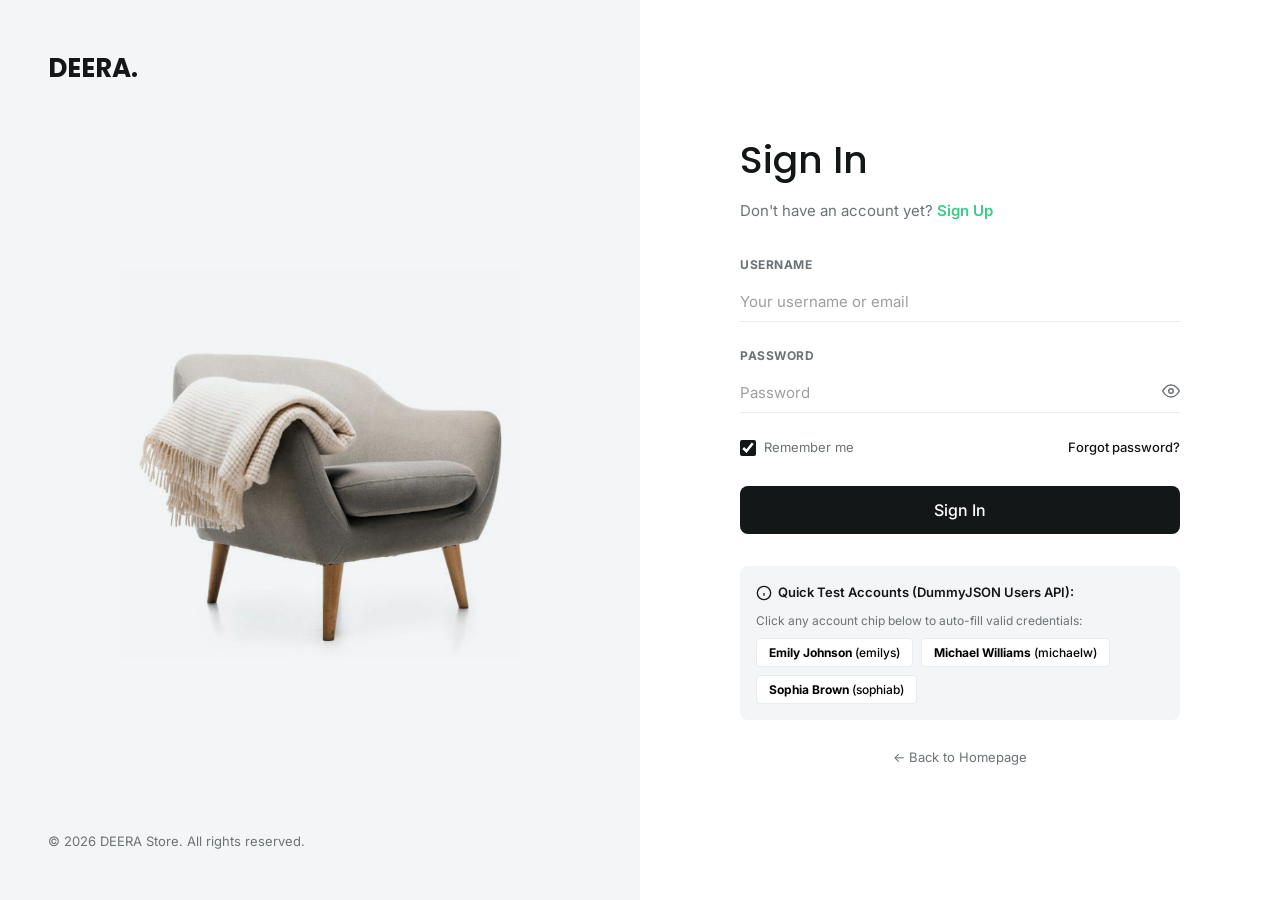
<file: index.html>
<!DOCTYPE html>
<html lang="en">
<head>
  <meta charset="UTF-8">
  <meta name="viewport" content="width=device-width, initial-scale=1.0">
  <title>DEERA. — Online Store &amp; Everyday Essentials</title>
  <meta name="description" content="Discover everyday essentials, curated lifestyle goods, beauty, home decor, and daily favorites at DEERA. Quality products for your everyday life.">

  <link rel="preconnect" href="https://fonts.googleapis.com">
  <link rel="preconnect" href="https://fonts.gstatic.com" crossorigin>
  <link href="https://fonts.googleapis.com/css2?family=Inter:wght@400;500;600;700&family=Poppins:wght@400;500;600;700&display=swap" rel="stylesheet">

  <link rel="stylesheet" href="assets/css/style.css">

  <script src="assets/js/cart.js" defer></script>
  <script src="assets/js/auth.js" defer></script>
  <script src="assets/js/app.js" defer></script>
</head>
<body>

  <aside class="announcement-bar" id="announcementBar" aria-label="Store Announcement">
    <div class="announcement-content">
      <svg width="16" height="16" viewBox="0 0 24 24" fill="none" stroke="currentColor" stroke-width="2">
        <path d="M20.59 13.41l-7.17 7.17a2 2 0 0 1-2.83 0L2 12V2h10l8.59 8.59a2 2 0 0 1 0 2.82z"></path>
        <line x1="7" y1="7" x2="7.01" y2="7"></line>
      </svg>
      <span>30% off storewide — Limited time!</span>
      <a href="#newArrivals" class="announcement-link">
        Shop Now
        <svg width="14" height="14" viewBox="0 0 24 24" fill="none" stroke="currentColor" stroke-width="2">
          <line x1="5" y1="12" x2="19" y2="12"></line>
          <polyline points="12 5 19 12 12 19"></polyline>
        </svg>
      </a>
    </div>
    <button type="button" class="announcement-close-btn" id="closeAnnouncementBtn" aria-label="Close Announcement">
      <svg width="16" height="16" viewBox="0 0 24 24" fill="none" stroke="currentColor" stroke-width="2">
        <line x1="18" y1="6" x2="6" y2="18"></line>
        <line x1="6" y1="6" x2="18" y2="18"></line>
      </svg>
    </button>
  </aside>

  <header class="site-header hero-header">
    <div class="container">
      <nav class="navbar" aria-label="Main Navigation">

        <a href="index.html" class="brand-logo" aria-label="DEERA. Homepage">
          DEERA.
        </a>

        <ul class="nav-links">
          <li><a href="index.html" class="nav-link active">Home</a></li>
          <li><a href="#newArrivals" class="nav-link">Shop Catalog</a></li>
          <li><a href="#benefits" class="nav-link">Why Us</a></li>
          <li><a href="cart.html" class="nav-link">Cart</a></li>
        </ul>

        <div class="nav-actions">

          <a href="#newArrivals" class="nav-action-btn" title="Search catalog" aria-label="Search">
            <svg width="20" height="20" viewBox="0 0 24 24" fill="none" stroke="currentColor" stroke-width="2">
              <circle cx="11" cy="11" r="8"></circle>
              <line x1="21" y1="21" x2="16.65" y2="16.65"></line>
            </svg>
          </a>

          <div id="navAuthContainer">
            <a href="login.html" class="nav-icon-link" title="Sign In" aria-label="Sign In">
              <svg width="22" height="22" viewBox="0 0 24 24" fill="none" stroke="currentColor" stroke-width="2">
                <path d="M20 21v-2a4 4 0 0 0-4-4H8a4 4 0 0 0-4 4v2"></path>
                <circle cx="12" cy="7" r="4"></circle>
              </svg>
            </a>
          </div>

          <button type="button" class="nav-action-btn open-cart-btn" aria-label="Open Cart" title="View Cart">
            <svg width="22" height="22" viewBox="0 0 24 24" fill="none" stroke="currentColor" stroke-width="2">
              <path d="M6 2L3 6v14a2 2 0 0 0 2 2h14a2 2 0 0 0 2-2V6l-3-4z"></path>
              <line x1="3" y1="6" x2="21" y2="6"></line>
              <path d="M16 10a4 4 0 0 1-8 0"></path>
            </svg>
            <span class="cart-badge" style="display: none;">0</span>
          </button>

          <button type="button" class="mobile-menu-toggle" id="mobileMenuToggle" aria-label="Open mobile menu">
            <svg width="24" height="24" viewBox="0 0 24 24" fill="none" stroke="currentColor" stroke-width="2">
              <line x1="3" y1="12" x2="21" y2="12"></line>
              <line x1="3" y1="6" x2="21" y2="6"></line>
              <line x1="3" y1="18" x2="21" y2="18"></line>
            </svg>
          </button>
        </div>
      </nav>
    </div>
  </header>

  <section class="hero-section" id="hero">
    <div class="container">
      <div class="hero-grid">

        <div class="hero-media">
          <img 
            src="assets/images/hero-general-store.jpg" 
            alt="Curated everyday essentials, home goods, and lifestyle products" 
            class="hero-person-img"
            style="border-radius: 20px; max-height: 520px; box-shadow: 0 20px 40px rgba(0, 0, 0, 0.08); object-fit: cover;"
            fetchpriority="high"
          >
        </div>

        <div class="hero-content">
          <h1 class="hero-title">
            Everything you need, <span class="highlight-blue">all in one</span> place.
          </h1>
          <p class="hero-subtitle">
            Discover curated everyday essentials from top categories — from beauty &amp; fragrances to home decor and daily groceries.
          </p>
          <a href="#newArrivals" class="hero-btn">
            Explore Catalog &darr;
          </a>
        </div>
      </div>
    </div>
  </section>

  <section class="section-padding" id="newArrivals">
    <div class="container">

      <div class="section-header-row">
        <h2 class="section-title">New Arrivals</h2>
        <a href="#newArrivals" class="section-header-link">Browse Catalog &darr;</a>
      </div>

      <div class="catalog-toolbar">

        <div class="search-box">
          <svg class="search-icon" width="18" height="18" viewBox="0 0 24 24" fill="none" stroke="currentColor" stroke-width="2">
            <circle cx="11" cy="11" r="8"></circle>
            <line x1="21" y1="21" x2="16.65" y2="16.65"></line>
          </svg>
          <input 
            type="text" 
            id="productSearchInput" 
            class="search-input" 
            placeholder="Search products by title, category, or brand..."
            aria-label="Search products"
          >
        </div>

        <div class="filter-controls-group">

          <div class="select-filter-wrap">
            <select id="categoryFilter" class="select-filter" aria-label="Filter products by category">
              <option value="all">All Categories</option>
            </select>
          </div>

          <div class="select-filter-wrap">
            <select id="sortBy" class="select-filter" aria-label="Sort products">
              <option value="default">Featured / Default</option>
              <option value="price-asc">Price: Low to High</option>
              <option value="price-desc">Price: High to Low</option>
              <option value="rating-desc">Highest Rated</option>
              <option value="name-asc">Name: A to Z</option>
            </select>
          </div>
        </div>
      </div>

      <div class="catalog-status-bar">
        <span id="productsCountLabel">Loading catalog from API...</span>
      </div>

      <div id="newArrivalsGrid" class="product-grid" aria-live="polite">

      </div>

      <div class="pagination-wrap">
        <button type="button" id="loadMoreBtn" class="btn btn-outline btn-lg" style="display: none;">
          Load More
        </button>
      </div>
    </div>
  </section>

  <section class="section-padding" style="padding-top: 20px;">
    <div class="container">
      <div class="section-header-row">
        <h2 class="section-title">Best Seller</h2>
        <a href="#newArrivals" class="section-header-link">View All &rarr;</a>
      </div>

      <div id="bestSellersGrid" class="product-grid">

      </div>
    </div>
  </section>

  <section class="values-section" id="benefits" aria-label="Customer Benefits">
    <div class="container">
      <div class="values-grid">

        <div class="value-card">
          <div class="value-icon">
            <svg width="40" height="40" viewBox="0 0 24 24" fill="none" stroke="currentColor" stroke-width="1.75">
              <rect x="1" y="3" width="15" height="13"></rect>
              <polygon points="16 8 20 8 23 11 23 16 16 16 16 8"></polygon>
              <circle cx="5.5" cy="18.5" r="2.5"></circle>
              <circle cx="18.5" cy="18.5" r="2.5"></circle>
            </svg>
          </div>
          <h3 class="value-title">Free Shipping</h3>
          <p class="value-desc">Order above $200</p>
        </div>

        <div class="value-card">
          <div class="value-icon">
            <svg width="40" height="40" viewBox="0 0 24 24" fill="none" stroke="currentColor" stroke-width="1.75">
              <rect x="2" y="5" width="20" height="14" rx="2"></rect>
              <line x1="2" y1="10" x2="22" y2="10"></line>
            </svg>
          </div>
          <h3 class="value-title">Money-back</h3>
          <p class="value-desc">30 days guarantee</p>
        </div>

        <div class="value-card">
          <div class="value-icon">
            <svg width="40" height="40" viewBox="0 0 24 24" fill="none" stroke="currentColor" stroke-width="1.75">
              <rect x="3" y="11" width="18" height="11" rx="2" ry="2"></rect>
              <path d="M7 11V7a5 5 0 0 1 10 0v4"></path>
            </svg>
          </div>
          <h3 class="value-title">Secure Payments</h3>
          <p class="value-desc">Secured by Stripe</p>
        </div>

        <div class="value-card">
          <div class="value-icon">
            <svg width="40" height="40" viewBox="0 0 24 24" fill="none" stroke="currentColor" stroke-width="1.75">
              <path d="M22 16.92v3a2 2 0 0 1-2.18 2 19.79 19.79 0 0 1-8.63-3.07 19.5 19.5 0 0 1-6-6 19.79 19.79 0 0 1-3.07-8.67A2 2 0 0 1 4.11 2h3a2 2 0 0 1 2 1.72 12.84 12.84 0 0 0 .7 2.81 2 2 0 0 1-.45 2.11L8.09 9.91a16 16 0 0 0 6 6l1.27-1.27a2 2 0 0 1 2.11-.45 12.84 12.84 0 0 0 2.81.7A2 2 0 0 1 22 16.92z"></path>
            </svg>
          </div>
          <h3 class="value-title">24/7 Support</h3>
          <p class="value-desc">Phone and Email support</p>
        </div>
      </div>
    </div>
  </section>

  <footer class="site-footer">
    <div class="container">

      <div class="footer-top-row">
        <div class="footer-brand-wrap">
          <span class="footer-brand-logo">DEERA.</span>
          <span class="footer-store-tag">Everyday Essentials Store</span>
        </div>

        <ul class="footer-nav">
          <li><a href="index.html">Home</a></li>
          <li><a href="#newArrivals">Shop Catalog</a></li>
          <li><a href="#benefits">Why Us</a></li>
          <li><a href="cart.html">Cart</a></li>
        </ul>
      </div>

      <div class="footer-divider"></div>

      <div class="footer-bottom-row">
        <div class="footer-legal-links">
          <span>Copyright &copy; 2026 DEERA. All rights reserved</span>
          <a href="#">Privacy Policy</a>
          <a href="#">Terms of Use</a>
        </div>

        <div class="footer-socials">
          <a href="https://instagram.com" class="social-link" target="_blank" rel="noopener noreferrer" aria-label="Instagram">
            <svg width="20" height="20" viewBox="0 0 24 24" fill="none" stroke="currentColor" stroke-width="2">
              <rect x="2" y="2" width="20" height="20" rx="5" ry="5"></rect>
              <path d="M16 11.37A4 4 0 1 1 12.63 8 4 4 0 0 1 16 11.37z"></path>
              <line x1="17.5" y1="6.5" x2="17.51" y2="6.5"></line>
            </svg>
          </a>
          <a href="https://facebook.com" class="social-link" target="_blank" rel="noopener noreferrer" aria-label="Facebook">
            <svg width="20" height="20" viewBox="0 0 24 24" fill="none" stroke="currentColor" stroke-width="2">
              <path d="M18 2h-3a5 5 0 0 0-5 5v3H7v4h3v8h4v-8h3l1-4h-4V7a1 1 0 0 1 1-1h3z"></path>
            </svg>
          </a>
          <a href="https://youtube.com" class="social-link" target="_blank" rel="noopener noreferrer" aria-label="YouTube">
            <svg width="20" height="20" viewBox="0 0 24 24" fill="none" stroke="currentColor" stroke-width="2">
              <path d="M22.54 6.42a2.78 2.78 0 0 0-1.94-2C18.88 4 12 4 12 4s-6.88 0-8.6.46a2.78 2.78 0 0 0-1.94 2A29 29 0 0 0 1 11.75a29 29 0 0 0 .46 5.33A2.78 2.78 0 0 0 3.4 19c1.72.46 8.6.46 8.6.46s6.88 0 8.6-.46a2.78 2.78 0 0 0 1.94-2 29 29 0 0 0 .46-5.25 29 29 0 0 0-.46-5.33z"></path>
              <polygon points="9.75 15.02 15.5 11.75 9.75 8.48 9.75 15.02"></polygon>
            </svg>
          </a>
        </div>
      </div>
    </div>
  </footer>

  <dialog id="productDetailModal" class="product-modal" aria-labelledby="modalProductTitle">
    <div class="modal-header-bar">
      <button type="button" class="modal-close-btn" id="closeModalBtn" aria-label="Close Product Details">&times;</button>
    </div>
    <div class="modal-body" id="modalProductBody">

    </div>
  </dialog>

  <div class="cart-drawer-overlay" id="cartDrawerOverlay"></div>
  <aside class="cart-drawer" id="cartDrawer" aria-label="Shopping Cart Drawer">
    <div class="cart-drawer-header">
      <h3 class="cart-drawer-title">Cart</h3>
      <button type="button" class="modal-close-btn" id="closeCartDrawerBtn" aria-label="Close Cart">&times;</button>
    </div>
    <div class="cart-drawer-body" id="cartDrawerBody">

    </div>
    <div class="cart-drawer-footer" id="cartDrawerFooter">

    </div>
  </aside>

  <div class="mobile-nav-overlay" id="mobileNavOverlay"></div>
  <nav class="mobile-nav-drawer" id="mobileNavDrawer" aria-label="Mobile Navigation">
    <div>
      <div class="mobile-nav-header">
        <span class="brand-logo">DEERA.</span>
        <button type="button" class="modal-close-btn" id="mobileNavClose" aria-label="Close navigation">&times;</button>
      </div>
      <ul class="mobile-nav-links">
        <li><a href="index.html">Home</a></li>
        <li><a href="#newArrivals">Shop Catalog</a></li>
        <li><a href="#benefits">Why Us</a></li>
        <li><a href="cart.html">Cart</a></li>
        <li><a href="orders.html">My Orders</a></li>
      </ul>
    </div>
    <div id="mobileNavAuth" style="padding-top: 24px; border-top: 1px solid var(--color-border); display: flex; flex-direction: column; gap: 10px;">
      <a href="login.html" class="btn btn-primary w-100">Sign In</a>
      <a href="signup.html" class="btn btn-outline w-100">Create Account</a>
    </div>
  </nav>

</body>
</html>
</file>
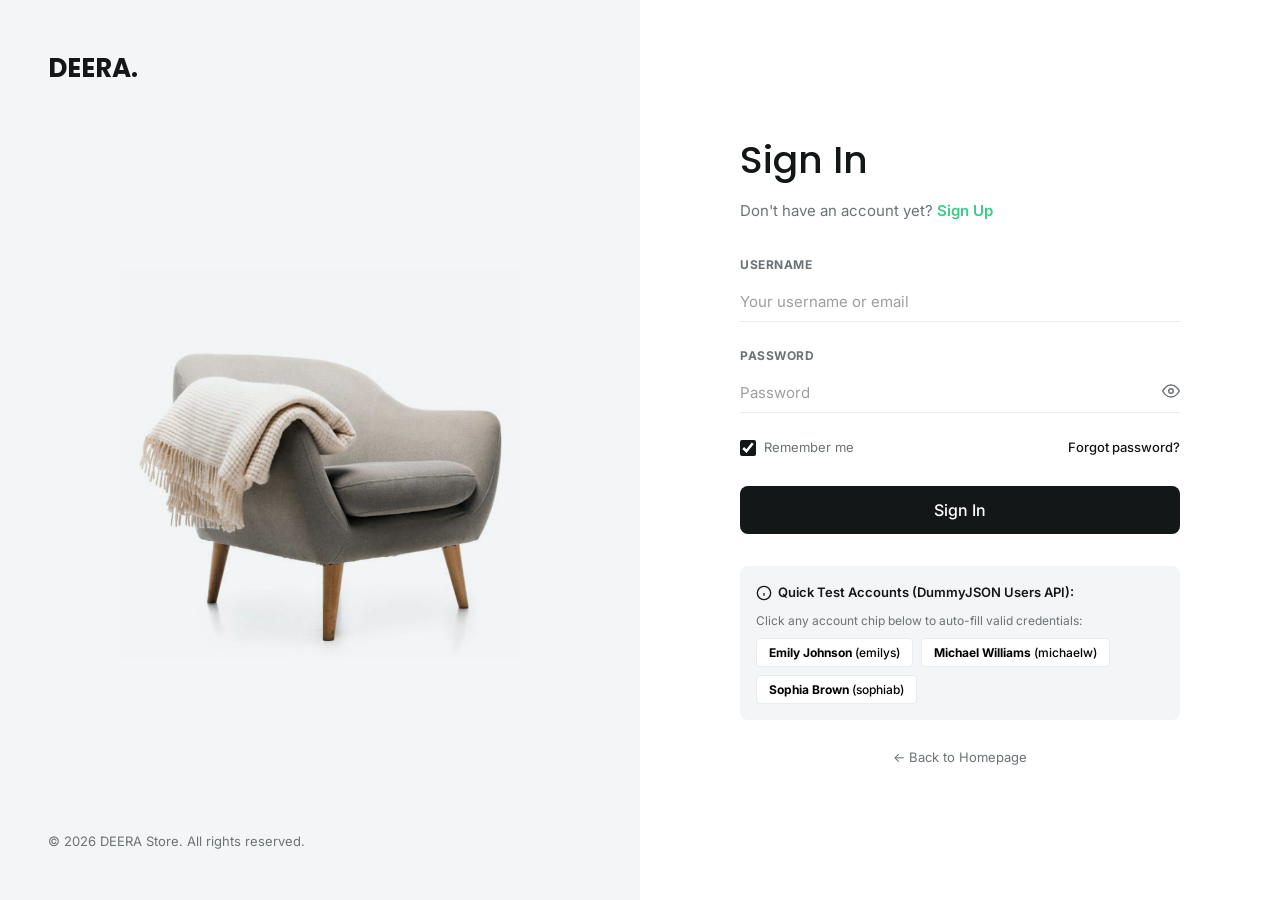
<file: cart.html>
<!DOCTYPE html>
<html lang="en">
<head>
  <meta charset="UTF-8">
  <meta name="viewport" content="width=device-width, initial-scale=1.0">
  <title>Cart — DEERA.</title>
  <meta name="description" content="Review the items in your DEERA shopping cart before checkout.">

  <link rel="preconnect" href="https://fonts.googleapis.com">
  <link rel="preconnect" href="https://fonts.gstatic.com" crossorigin>
  <link href="https://fonts.googleapis.com/css2?family=Inter:wght@400;500;600;700&family=Poppins:wght@400;500;600;700&display=swap" rel="stylesheet">

  <link rel="stylesheet" href="assets/css/style.css">
  <link rel="stylesheet" href="assets/css/pages.css">
  <link rel="stylesheet" href="assets/css/checkout.css">

  <script src="assets/js/cart.js" defer></script>
  <script src="assets/js/auth.js" defer></script>
  <script src="assets/js/cart-page.js" defer></script>
</head>
<body>

  <header class="site-header standard-header">
    <div class="container">
      <nav class="navbar" aria-label="Main Navigation">
        <a href="index.html" class="brand-logo" aria-label="DEERA. Homepage">DEERA.</a>

        <ul class="nav-links">
          <li><a href="index.html" class="nav-link">Home</a></li>
          <li><a href="index.html#newArrivals" class="nav-link">Shop</a></li>
          <li><a href="index.html#collections" class="nav-link">Collections</a></li>
          <li><a href="index.html#newsletter" class="nav-link">Contact Us</a></li>
        </ul>

        <div class="nav-actions">
          <div id="navAuthContainer">
            <a href="login.html" class="nav-icon-link" title="Sign In" aria-label="Sign In">
              <svg width="22" height="22" viewBox="0 0 24 24" fill="none" stroke="currentColor" stroke-width="2">
                <path d="M20 21v-2a4 4 0 0 0-4-4H8a4 4 0 0 0-4 4v2"></path>
                <circle cx="12" cy="7" r="4"></circle>
              </svg>
            </a>
          </div>

          <button type="button" class="nav-action-btn open-cart-btn" aria-label="Open Cart" title="View Cart">
            <svg width="22" height="22" viewBox="0 0 24 24" fill="none" stroke="currentColor" stroke-width="2">
              <path d="M6 2L3 6v14a2 2 0 0 0 2 2h14a2 2 0 0 0 2-2V6l-3-4z"></path>
              <line x1="3" y1="6" x2="21" y2="6"></line>
              <path d="M16 10a4 4 0 0 1-8 0"></path>
            </svg>
            <span class="cart-badge" style="display: none;">0</span>
          </button>

          <button type="button" class="mobile-menu-toggle" id="mobileMenuToggle" aria-label="Open mobile menu">
            <svg width="24" height="24" viewBox="0 0 24 24" fill="none" stroke="currentColor" stroke-width="2">
              <line x1="3" y1="12" x2="21" y2="12"></line>
              <line x1="3" y1="6" x2="21" y2="6"></line>
              <line x1="3" y1="18" x2="21" y2="18"></line>
            </svg>
          </button>
        </div>
      </nav>
    </div>
  </header>

  <main class="cart-page-main">
    <div class="container">
      <h1 class="cart-page-title">Cart</h1>

      <nav class="cart-steps-nav" aria-label="Checkout progress">
        <div class="step-item active">
          <span class="step-num">1</span>
          <span>Shopping cart</span>
        </div>
        <div class="step-item">
          <span class="step-num">2</span>
          <span>Checkout details</span>
        </div>
        <div class="step-item">
          <span class="step-num">3</span>
          <span>Order complete</span>
        </div>
      </nav>

      <div id="cartEmpty" class="state-block" hidden>
        <div class="state-block__icon">
          <svg width="56" height="56" viewBox="0 0 24 24" fill="none" stroke="currentColor" stroke-width="1.5">
            <path d="M6 2L3 6v14a2 2 0 0 0 2 2h14a2 2 0 0 0 2-2V6l-3-4z"></path>
            <line x1="3" y1="6" x2="21" y2="6"></line>
            <path d="M16 10a4 4 0 0 1-8 0"></path>
          </svg>
        </div>
        <h2 class="state-block__title">Your cart is empty</h2>
        <p class="state-block__desc">Browse the catalog and add some audio gear to get started.</p>
        <a href="index.html#newArrivals" class="btn btn-primary btn-lg">Browse the catalog</a>
      </div>

      <div id="cartLayout" class="cart-layout" hidden>
        <section aria-label="Cart items">
          <div class="cart-table-head">
            <span>Product</span>
            <span>Quantity</span>
            <span>Subtotal</span>
            <span></span>
          </div>
          <div id="cartLineList"></div>
        </section>

        <aside id="cartSummaryPanel" class="summary-panel" aria-label="Cart summary">
          <h2 class="summary-panel__title">Cart summary</h2>

          <div class="shipping-group" role="radiogroup" aria-label="Shipping method">
            <label class="shipping-option">
              <input type="radio" name="shipping" value="free" checked>
              <span class="shipping-option__label">Free shipping</span>
              <span class="shipping-option__price">$0.00</span>
            </label>
            <label class="shipping-option">
              <input type="radio" name="shipping" value="express">
              <span class="shipping-option__label">Express shipping</span>
              <span class="shipping-option__price">+$15.00</span>
            </label>
            <label class="shipping-option">
              <input type="radio" name="shipping" value="pickup">
              <span class="shipping-option__label">Local pickup</span>
              <span class="shipping-option__price">+$5.00</span>
            </label>
          </div>

          <div class="totals-row">
            <span>Subtotal</span>
            <span id="sumSubtotal">$0.00</span>
          </div>
          <div class="totals-row">
            <span>Shipping</span>
            <span id="sumShipping">$0.00</span>
          </div>
          <div class="totals-row totals-row--grand">
            <span>Total</span>
            <span id="sumTotal">$0.00</span>
          </div>

          <a href="checkout.html" class="btn btn-primary btn-lg w-100">Continue to checkout</a>
          <a href="index.html#newArrivals" class="continue-link">&#8592; Continue shopping</a>
        </aside>
      </div>
    </div>
  </main>

  <footer class="site-footer">
    <div class="container">
      <div class="footer-top-row">
        <div class="footer-brand-wrap">
          <span class="footer-brand-logo">DEERA.</span>
          <span class="footer-store-tag">Everyday Essentials Store</span>
        </div>
        <ul class="footer-nav">
          <li><a href="index.html">Home</a></li>
          <li><a href="index.html#newArrivals">Shop Catalog</a></li>
          <li><a href="index.html#benefits">Why Us</a></li>
          <li><a href="cart.html">Cart</a></li>
        </ul>
      </div>
      <div class="footer-divider"></div>
      <div class="footer-bottom-row">
        <div class="footer-legal-links">
          <span>Copyright &copy; 2026 DEERA. All rights reserved</span>
          <a href="#">Privacy Policy</a>
          <a href="#">Terms of Use</a>
        </div>
      </div>
    </div>
  </footer>

  <div class="cart-drawer-overlay" id="cartDrawerOverlay"></div>
  <aside class="cart-drawer" id="cartDrawer" aria-label="Shopping Cart Drawer">
    <div class="cart-drawer-header">
      <h3 class="cart-drawer-title">Cart</h3>
      <button type="button" class="modal-close-btn" id="closeCartDrawerBtn" aria-label="Close Cart">&times;</button>
    </div>
    <div class="cart-drawer-body" id="cartDrawerBody"></div>
    <div class="cart-drawer-footer" id="cartDrawerFooter"></div>
  </aside>

</body>
</html>
</file>
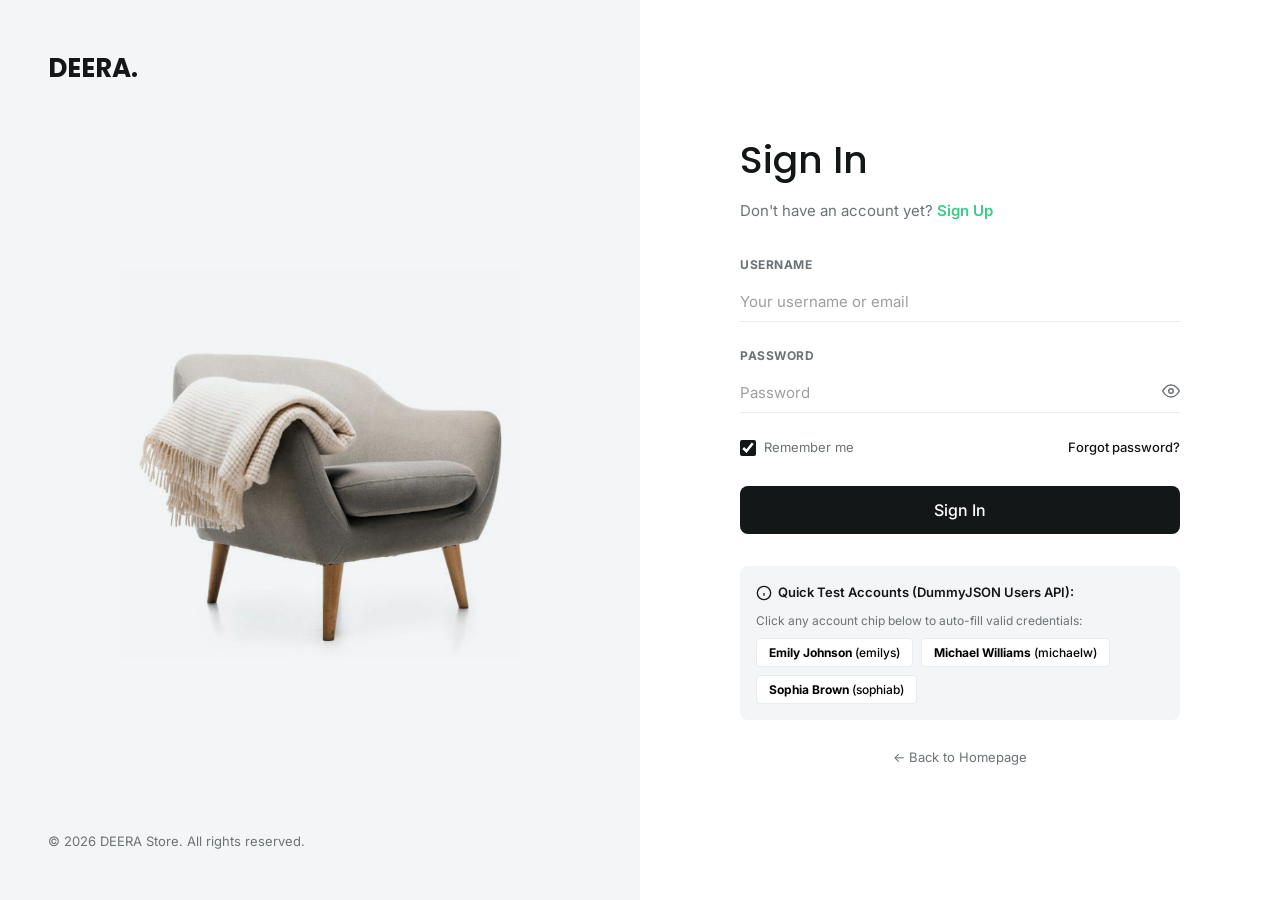
<file: checkout.html>
<!DOCTYPE html>
<html lang="en">
<head>
  <meta charset="UTF-8">
  <meta name="viewport" content="width=device-width, initial-scale=1.0">
  <title>Checkout - DEERA.</title>
  <meta name="description" content="Complete your DEERA order: shipping details and payment method.">

  <link rel="preconnect" href="https://fonts.googleapis.com">
  <link rel="preconnect" href="https://fonts.gstatic.com" crossorigin>
  <link href="https://fonts.googleapis.com/css2?family=Inter:wght@400;500;600;700&family=Poppins:wght@400;500;600;700&display=swap" rel="stylesheet">

  <link rel="stylesheet" href="assets/css/style.css">
  <link rel="stylesheet" href="assets/css/pages.css">
  <link rel="stylesheet" href="assets/css/checkout.css">

  <script src="assets/js/cart.js" defer></script>
  <script src="assets/js/auth.js" defer></script>
  <script src="assets/js/checkout-page.js" defer></script>
</head>
<body>

  <header class="site-header standard-header">
    <div class="container">
      <nav class="navbar" aria-label="Main Navigation">
        <a href="index.html" class="brand-logo" aria-label="DEERA. Homepage">DEERA.</a>

        <ul class="nav-links">
          <li><a href="index.html" class="nav-link">Home</a></li>
          <li><a href="index.html#newArrivals" class="nav-link">Shop</a></li>
          <li><a href="index.html#collections" class="nav-link">Collections</a></li>
          <li><a href="index.html#newsletter" class="nav-link">Contact Us</a></li>
        </ul>

        <div class="nav-actions">
          <div id="navAuthContainer">
            <a href="login.html" class="nav-icon-link" title="Sign In" aria-label="Sign In">
              <svg width="22" height="22" viewBox="0 0 24 24" fill="none" stroke="currentColor" stroke-width="2">
                <path d="M20 21v-2a4 4 0 0 0-4-4H8a4 4 0 0 0-4 4v2"></path>
                <circle cx="12" cy="7" r="4"></circle>
              </svg>
            </a>
          </div>

          <button type="button" class="nav-action-btn open-cart-btn" aria-label="Open Cart" title="View Cart">
            <svg width="22" height="22" viewBox="0 0 24 24" fill="none" stroke="currentColor" stroke-width="2">
              <path d="M6 2L3 6v14a2 2 0 0 0 2 2h14a2 2 0 0 0 2-2V6l-3-4z"></path>
              <line x1="3" y1="6" x2="21" y2="6"></line>
              <path d="M16 10a4 4 0 0 1-8 0"></path>
            </svg>
            <span class="cart-badge" style="display: none;">0</span>
          </button>

          <button type="button" class="mobile-menu-toggle" id="mobileMenuToggle" aria-label="Open mobile menu">
            <svg width="24" height="24" viewBox="0 0 24 24" fill="none" stroke="currentColor" stroke-width="2">
              <line x1="3" y1="12" x2="21" y2="12"></line>
              <line x1="3" y1="6" x2="21" y2="6"></line>
              <line x1="3" y1="18" x2="21" y2="18"></line>
            </svg>
          </button>
        </div>
      </nav>
    </div>
  </header>

  <main class="cart-page-main">
    <div class="container">
      <h1 class="cart-page-title">Checkout</h1>

      <nav class="cart-steps-nav" aria-label="Checkout progress">
        <div class="step-item">
          <span class="step-num">1</span>
          <span>Shopping cart</span>
        </div>
        <div class="step-item active">
          <span class="step-num">2</span>
          <span>Checkout details</span>
        </div>
        <div class="step-item">
          <span class="step-num">3</span>
          <span>Order complete</span>
        </div>
      </nav>

      <div id="checkoutEmpty" class="state-block" hidden>
        <div class="state-block__icon">
          <svg width="56" height="56" viewBox="0 0 24 24" fill="none" stroke="currentColor" stroke-width="1.5">
            <path d="M9 11l3 3L22 4"></path>
            <path d="M21 12v7a2 2 0 0 1-2 2H5a2 2 0 0 1-2-2V5a2 2 0 0 1 2-2h11"></path>
          </svg>
        </div>
        <h2 class="state-block__title">Nothing to check out</h2>
        <p class="state-block__desc">Your cart is empty, so there is no order to place yet.</p>
        <a href="cart.html" class="btn btn-primary btn-lg">Back to cart</a>
      </div>

      <div id="orderComplete" class="order-complete" hidden>
        <div class="order-complete__check">
          <svg width="34" height="34" viewBox="0 0 24 24" fill="none" stroke="currentColor" stroke-width="3">
            <polyline points="20 6 9 17 4 12"></polyline>
          </svg>
        </div>
        <h2 class="order-complete__title">Order confirmed</h2>
        <span class="order-complete__id" id="completeOrderId">DRA-000</span>
        <p class="order-complete__desc">Thank you for shopping with DEERA. A confirmation has been recorded for your order.</p>
        <div class="order-complete__actions">
          <a href="orders.html" class="btn btn-primary btn-lg">View my orders</a>
          <a href="index.html#newArrivals" class="btn btn-outline btn-lg">Continue shopping</a>
        </div>
      </div>

      <div id="checkoutLayout" class="cart-layout" hidden>
        <form id="checkoutForm" novalidate>
          <fieldset class="checkout-fieldset">
            <legend class="checkout-fieldset__legend">Contact &amp; shipping</legend>
            <div class="field-grid">
              <div class="field">
                <label class="field__label" for="firstName">First name</label>
                <input class="field__control" type="text" id="firstName" name="firstName" autocomplete="given-name">
                <span class="field__error" id="err-firstName"></span>
              </div>
              <div class="field">
                <label class="field__label" for="lastName">Last name</label>
                <input class="field__control" type="text" id="lastName" name="lastName" autocomplete="family-name">
                <span class="field__error" id="err-lastName"></span>
              </div>
              <div class="field">
                <label class="field__label" for="email">Email</label>
                <input class="field__control" type="email" id="email" name="email" autocomplete="email">
                <span class="field__error" id="err-email"></span>
              </div>
              <div class="field">
                <label class="field__label" for="phone">Phone</label>
                <input class="field__control" type="tel" id="phone" name="phone" inputmode="numeric" autocomplete="tel">
                <span class="field__error" id="err-phone"></span>
              </div>
              <div class="field field--full">
                <label class="field__label" for="address">Address</label>
                <input class="field__control" type="text" id="address" name="address" autocomplete="street-address">
                <span class="field__error" id="err-address"></span>
              </div>
              <div class="field">
                <label class="field__label" for="city">City</label>
                <input class="field__control" type="text" id="city" name="city" autocomplete="address-level2">
                <span class="field__error" id="err-city"></span>
              </div>
              <div class="field">
                <label class="field__label" for="postal">Postal code</label>
                <input class="field__control" type="text" id="postal" name="postal" inputmode="numeric" autocomplete="postal-code">
                <span class="field__error" id="err-postal"></span>
              </div>
            </div>
          </fieldset>

          <fieldset class="checkout-fieldset">
            <legend class="checkout-fieldset__legend">Payment method</legend>
            <div class="payment-methods">
              <label class="payment-card">
                <input type="radio" name="payment" value="card" checked>
                <span class="payment-card__label">Credit / Debit Card</span>
              </label>
              <label class="payment-card">
                <input type="radio" name="payment" value="cod">
                <span class="payment-card__label">Cash on Delivery</span>
              </label>
              <label class="payment-card">
                <input type="radio" name="payment" value="ewallet">
                <span class="payment-card__label">E-Wallet</span>
              </label>
            </div>

            <div id="payCard" class="payment-detail">
              Your order is confirmed on submit.
            </div>
            <div id="payCod" class="payment-detail">
              Pay the courier in cash when your order arrives.
            </div>
            <div id="payEwallet" class="payment-detail">
              Choose your wallet:
              <div class="ewallet-sub">
                <label><input type="radio" name="ewallet" value="gopay" checked> GoPay</label>
                <label><input type="radio" name="ewallet" value="ovo"> OVO</label>
                <label><input type="radio" name="ewallet" value="dana"> DANA</label>
              </div>
            </div>
          </fieldset>

          <fieldset class="checkout-fieldset">
            <legend class="checkout-fieldset__legend">Order notes</legend>
            <div class="field field--full">
              <label class="field__label" for="notes">Notes (optional)</label>
              <textarea class="field__control" id="notes" name="notes" rows="3" placeholder="Delivery instructions, gift note, etc."></textarea>
            </div>
          </fieldset>
        </form>

        <aside class="summary-panel checkout-summary" aria-label="Order summary">
          <h2 class="summary-panel__title">Your order</h2>
          <div id="orderItems"></div>

          <div class="totals-row">
            <span>Subtotal</span>
            <span id="coSubtotal">$0.00</span>
          </div>
          <div class="totals-row">
            <span>Shipping</span>
            <span id="coShipping">$0.00</span>
          </div>
          <div class="totals-row totals-row--grand">
            <span>Total</span>
            <span id="coTotal">$0.00</span>
          </div>

          <button type="submit" form="checkoutForm" class="btn btn-primary btn-lg w-100">Place order</button>
          <a href="cart.html" class="continue-link">&#8592; Back to cart</a>
        </aside>
      </div>
    </div>
  </main>

  <footer class="site-footer">
    <div class="container">
      <div class="footer-top-row">
        <div class="footer-brand-wrap">
          <span class="footer-brand-logo">DEERA.</span>
          <span class="footer-store-tag">Everyday Essentials Store</span>
        </div>
        <ul class="footer-nav">
          <li><a href="index.html">Home</a></li>
          <li><a href="index.html#newArrivals">Shop Catalog</a></li>
          <li><a href="index.html#benefits">Why Us</a></li>
          <li><a href="cart.html">Cart</a></li>
        </ul>
      </div>
      <div class="footer-divider"></div>
      <div class="footer-bottom-row">
        <div class="footer-legal-links">
          <span>Copyright &copy; 2026 DEERA. All rights reserved</span>
          <a href="#">Privacy Policy</a>
          <a href="#">Terms of Use</a>
        </div>
      </div>
    </div>
  </footer>

  <div class="cart-drawer-overlay" id="cartDrawerOverlay"></div>
  <aside class="cart-drawer" id="cartDrawer" aria-label="Shopping Cart Drawer">
    <div class="cart-drawer-header">
      <h3 class="cart-drawer-title">Cart</h3>
      <button type="button" class="modal-close-btn" id="closeCartDrawerBtn" aria-label="Close Cart">&times;</button>
    </div>
    <div class="cart-drawer-body" id="cartDrawerBody"></div>
    <div class="cart-drawer-footer" id="cartDrawerFooter"></div>
  </aside>

</body>
</html>
</file>
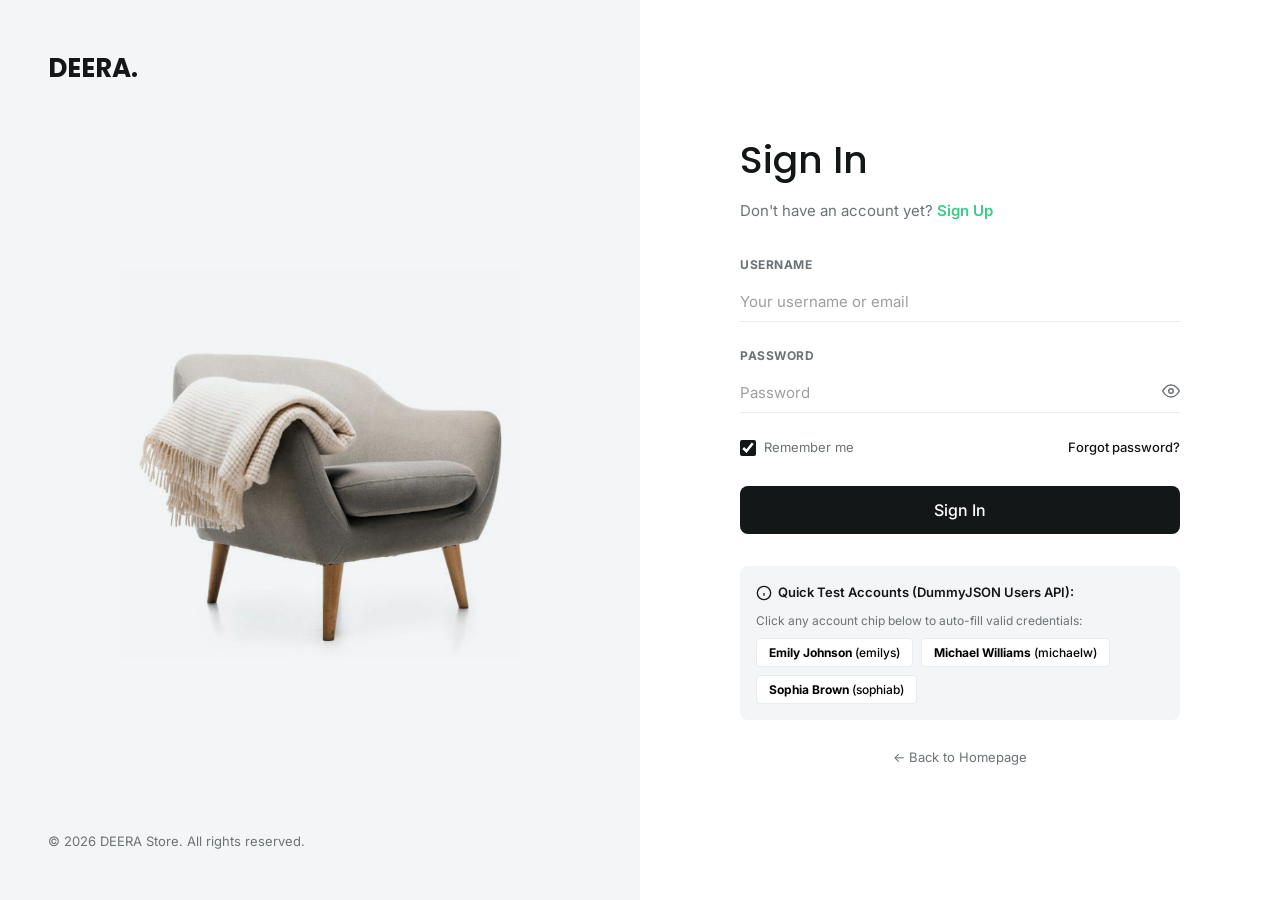
<file: login.html>
<!DOCTYPE html>
<html lang="en">
<head>
  <meta charset="UTF-8">
  <meta name="viewport" content="width=device-width, initial-scale=1.0">
  <title>Sign In — DEERA.</title>
  <meta name="description" content="Sign in to your DEERA account to access your orders, wishlist, and exclusive discounts.">

  <link rel="preconnect" href="https://fonts.googleapis.com">
  <link rel="preconnect" href="https://fonts.gstatic.com" crossorigin>
  <link href="https://fonts.googleapis.com/css2?family=Inter:wght@400;500;600;700&family=Poppins:wght@400;500;600;700&display=swap" rel="stylesheet">

  <link rel="stylesheet" href="assets/css/style.css">
  <link rel="stylesheet" href="assets/css/pages.css">

  <script src="assets/js/auth.js" defer></script>
  <script src="assets/js/login.js" defer></script>
</head>
<body>

  <main class="auth-page-wrapper">

    <div class="auth-visual-col">
      <a href="index.html" class="auth-brand-logo" aria-label="DEERA Homepage">DEERA.</a>
      <div class="auth-visual-img-wrap">
        <img src="assets/images/auth-chair.png" alt="DEERA Everyday Essentials Store" class="auth-visual-img" fetchpriority="high">
      </div>
      <div style="font-size: 13px; color: var(--color-secondary);">
        &copy; 2026 DEERA Store. All rights reserved.
      </div>
    </div>

    <div class="auth-form-col">
      <div class="auth-form-container">
        <div class="auth-header">
          <h1 class="auth-title">Sign In</h1>
          <p class="auth-subtitle">
            Don't have an account yet? <a href="signup.html" class="accent-link">Sign Up</a>
          </p>
        </div>

        <div id="authAlert" class="auth-alert" role="alert">
          <svg id="alertIcon" width="18" height="18" viewBox="0 0 24 24" fill="none" stroke="currentColor" stroke-width="2">
            <circle cx="12" cy="12" r="10"></circle>
            <line x1="12" y1="8" x2="12" y2="12"></line>
            <line x1="12" y1="16" x2="12.01" y2="16"></line>
          </svg>
          <span id="alertMessage">Error message</span>
        </div>

        <form id="loginForm" novalidate>

          <div class="form-group">
            <label for="usernameInput" class="form-label">Username</label>
            <div class="form-input-wrap">
              <input 
                type="text" 
                id="usernameInput" 
                class="form-input" 
                placeholder="Your username or email" 
                required 
                autocomplete="username"
              >
            </div>
          </div>

          <div class="form-group">
            <label for="passwordInput" class="form-label">Password</label>
            <div class="form-input-wrap">
              <input 
                type="password" 
                id="passwordInput" 
                class="form-input" 
                placeholder="Password" 
                required 
                autocomplete="current-password"
              >
              <button type="button" class="password-toggle-btn" id="passwordToggleBtn" aria-label="Toggle password visibility">
                <svg id="eyeIcon" width="18" height="18" viewBox="0 0 24 24" fill="none" stroke="currentColor" stroke-width="2">
                  <path d="M1 12s4-8 11-8 11 8 11 8-4 8-11 8-11-8-11-8z"></path>
                  <circle cx="12" cy="12" r="3"></circle>
                </svg>
              </button>
            </div>
          </div>

          <div class="form-checkbox-row">
            <label class="checkbox-label">
              <input type="checkbox" id="rememberMe" checked>
              <span>Remember me</span>
            </label>
            <a href="#" style="font-weight: 500; color: var(--color-primary);" onclick="alert('Forgot password placeholder.'); return false;">Forgot password?</a>
          </div>

          <button type="submit" id="submitLoginBtn" class="btn btn-primary btn-lg w-100">
            <span id="btnText">Sign In</span>
            <span id="btnSpinner" style="display: none; align-items: center; gap: 8px;">
              <svg width="18" height="18" viewBox="0 0 24 24" fill="none" stroke="currentColor" stroke-width="2" class="spin-animation">
                <circle cx="12" cy="12" r="10" stroke-opacity="0.25"></circle>
                <path d="M12 2a10 10 0 0 1 10 10" stroke-linecap="round"></path>
              </svg>
              Verifying credentials...
            </span>
          </button>
        </form>

        <div class="demo-accounts-box">
          <div class="demo-title">
            <svg width="16" height="16" viewBox="0 0 24 24" fill="none" stroke="currentColor" stroke-width="2">
              <circle cx="12" cy="12" r="10"></circle>
              <line x1="12" y1="16" x2="12" y2="12"></line>
              <line x1="12" y1="8" x2="12.01" y2="8"></line>
            </svg>
            Quick Test Accounts (DummyJSON Users API):
          </div>
          <p style="color: var(--color-secondary); font-size: 12px; margin-bottom: 8px;">
            Click any account chip below to auto-fill valid credentials:
          </p>
          <div class="demo-chips">
            <button type="button" class="demo-chip-btn" onclick="fillCredentials('emilys', 'emilyspass')">
              <strong>Emily Johnson</strong> (emilys)
            </button>
            <button type="button" class="demo-chip-btn" onclick="fillCredentials('michaelw', 'michaelwpass')">
              <strong>Michael Williams</strong> (michaelw)
            </button>
            <button type="button" class="demo-chip-btn" onclick="fillCredentials('sophiab', 'sophiabpass')">
              <strong>Sophia Brown</strong> (sophiab)
            </button>
          </div>
        </div>

        <div style="margin-top: 24px; text-align: center;">
          <a href="index.html" style="font-size: 13px; color: var(--color-secondary); display: inline-flex; align-items: center; gap: 4px;">
            &larr; Back to Homepage
          </a>
        </div>
      </div>
    </div>
  </main>

</body>
</html>
</file>
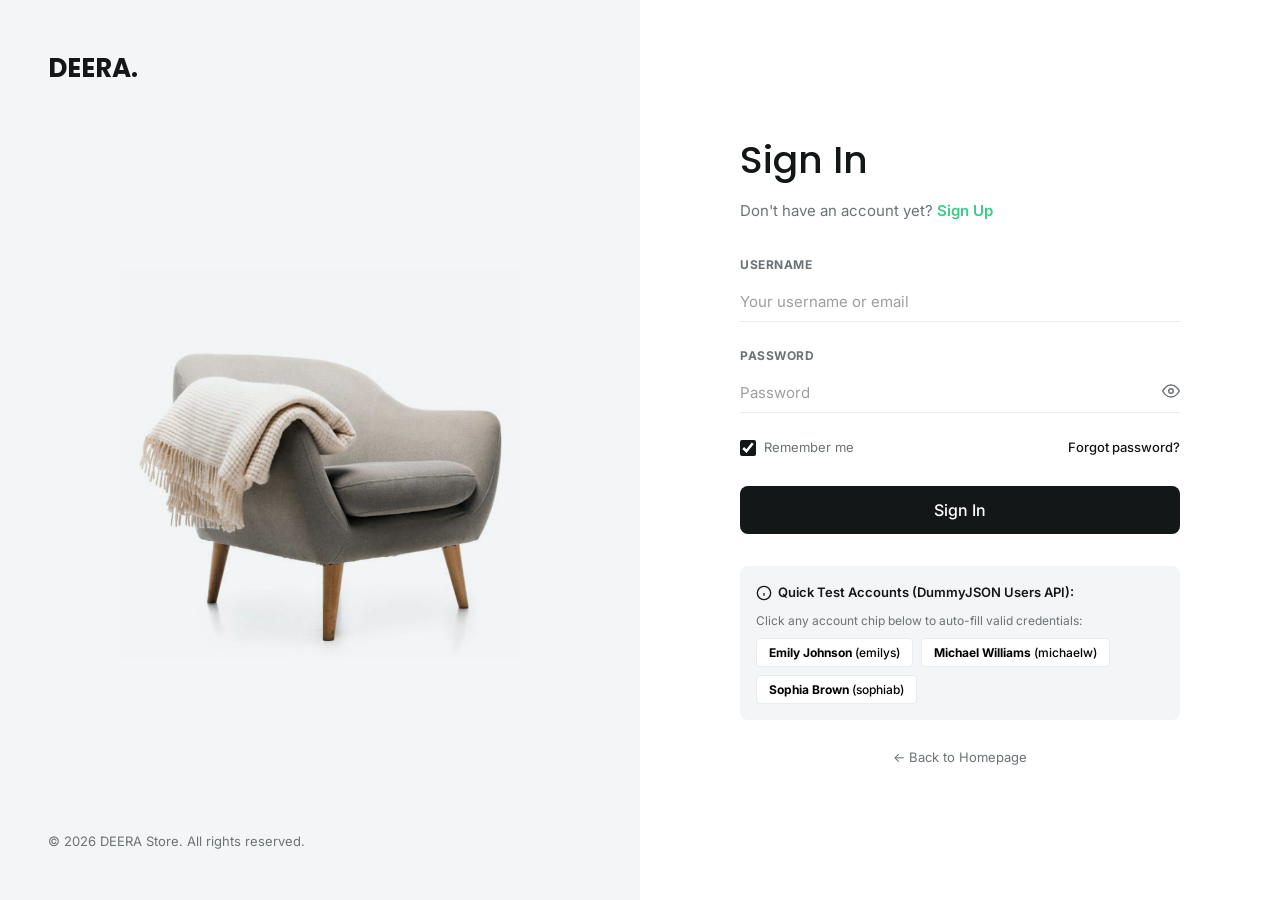
<file: orders.html>
<!DOCTYPE html>
<html lang="en">
<head>
  <meta charset="UTF-8">
  <meta name="viewport" content="width=device-width, initial-scale=1.0">
  <title>My Orders — DEERA.</title>
  <meta name="description" content="View your DEERA order history.">

  <link rel="preconnect" href="https://fonts.googleapis.com">
  <link rel="preconnect" href="https://fonts.gstatic.com" crossorigin>
  <link href="https://fonts.googleapis.com/css2?family=Inter:wght@400;500;600;700&family=Poppins:wght@400;500;600;700&display=swap" rel="stylesheet">

  <link rel="stylesheet" href="assets/css/style.css">
  <link rel="stylesheet" href="assets/css/pages.css">
  <link rel="stylesheet" href="assets/css/checkout.css">

  <script src="assets/js/cart.js" defer></script>
  <script src="assets/js/auth.js" defer></script>
  <script src="assets/js/orders-page.js" defer></script>
</head>
<body>

  <header class="site-header standard-header">
    <div class="container">
      <nav class="navbar" aria-label="Main Navigation">
        <a href="index.html" class="brand-logo" aria-label="DEERA. Homepage">DEERA.</a>

        <ul class="nav-links">
          <li><a href="index.html" class="nav-link">Home</a></li>
          <li><a href="index.html#newArrivals" class="nav-link">Shop</a></li>
          <li><a href="index.html#collections" class="nav-link">Collections</a></li>
          <li><a href="index.html#newsletter" class="nav-link">Contact Us</a></li>
        </ul>

        <div class="nav-actions">
          <div id="navAuthContainer">
            <a href="login.html" class="nav-icon-link" title="Sign In" aria-label="Sign In">
              <svg width="22" height="22" viewBox="0 0 24 24" fill="none" stroke="currentColor" stroke-width="2">
                <path d="M20 21v-2a4 4 0 0 0-4-4H8a4 4 0 0 0-4 4v2"></path>
                <circle cx="12" cy="7" r="4"></circle>
              </svg>
            </a>
          </div>

          <button type="button" class="nav-action-btn open-cart-btn" aria-label="Open Cart" title="View Cart">
            <svg width="22" height="22" viewBox="0 0 24 24" fill="none" stroke="currentColor" stroke-width="2">
              <path d="M6 2L3 6v14a2 2 0 0 0 2 2h14a2 2 0 0 0 2-2V6l-3-4z"></path>
              <line x1="3" y1="6" x2="21" y2="6"></line>
              <path d="M16 10a4 4 0 0 1-8 0"></path>
            </svg>
            <span class="cart-badge" style="display: none;">0</span>
          </button>

          <button type="button" class="mobile-menu-toggle" id="mobileMenuToggle" aria-label="Open mobile menu">
            <svg width="24" height="24" viewBox="0 0 24 24" fill="none" stroke="currentColor" stroke-width="2">
              <line x1="3" y1="12" x2="21" y2="12"></line>
              <line x1="3" y1="6" x2="21" y2="6"></line>
              <line x1="3" y1="18" x2="21" y2="18"></line>
            </svg>
          </button>
        </div>
      </nav>
    </div>
  </header>

  <main class="cart-page-main">
    <div class="container">
      <h1 class="cart-page-title">My Orders</h1>

      <div id="ordersEmpty" class="state-block" hidden>
        <div class="state-block__icon">
          <svg width="56" height="56" viewBox="0 0 24 24" fill="none" stroke="currentColor" stroke-width="1.5">
            <path d="M6 2L3 6v14a2 2 0 0 0 2 2h14a2 2 0 0 0 2-2V6l-3-4z"></path>
            <line x1="3" y1="6" x2="21" y2="6"></line>
            <path d="M16 10a4 4 0 0 1-8 0"></path>
          </svg>
        </div>
        <h2 class="state-block__title">No orders yet</h2>
        <p class="state-block__desc">Once you place an order it will show up here.</p>
        <a href="index.html#newArrivals" class="btn btn-primary btn-lg">Browse the catalog</a>
      </div>

      <div id="ordersList" class="orders-list" hidden></div>
    </div>
  </main>

  <footer class="site-footer">
    <div class="container">
      <div class="footer-top-row">
        <div class="footer-brand-wrap">
          <span class="footer-brand-logo">DEERA.</span>
          <span class="footer-store-tag">Everyday Essentials Store</span>
        </div>
        <ul class="footer-nav">
          <li><a href="index.html">Home</a></li>
          <li><a href="index.html#newArrivals">Shop Catalog</a></li>
          <li><a href="index.html#benefits">Why Us</a></li>
          <li><a href="cart.html">Cart</a></li>
        </ul>
      </div>
      <div class="footer-divider"></div>
      <div class="footer-bottom-row">
        <div class="footer-legal-links">
          <span>Copyright &copy; 2026 DEERA. All rights reserved</span>
          <a href="#">Privacy Policy</a>
          <a href="#">Terms of Use</a>
        </div>
      </div>
    </div>
  </footer>

  <div class="cart-drawer-overlay" id="cartDrawerOverlay"></div>
  <aside class="cart-drawer" id="cartDrawer" aria-label="Shopping Cart Drawer">
    <div class="cart-drawer-header">
      <h3 class="cart-drawer-title">Cart</h3>
      <button type="button" class="modal-close-btn" id="closeCartDrawerBtn" aria-label="Close Cart">&times;</button>
    </div>
    <div class="cart-drawer-body" id="cartDrawerBody"></div>
    <div class="cart-drawer-footer" id="cartDrawerFooter"></div>
  </aside>

</body>
</html>
</file>
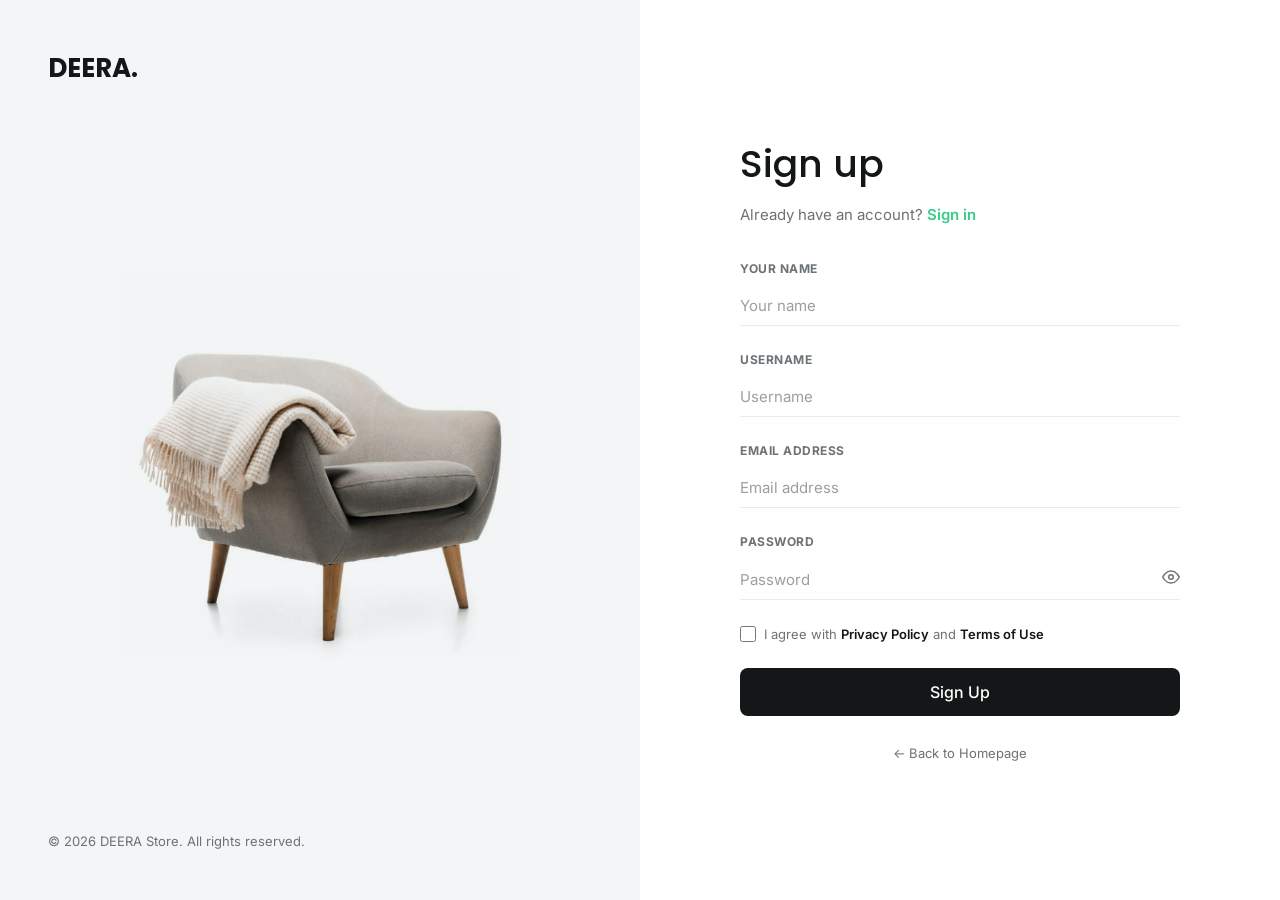
<file: signup.html>
<!DOCTYPE html>
<html lang="en">
<head>
  <meta charset="UTF-8">
  <meta name="viewport" content="width=device-width, initial-scale=1.0">
  <title>Sign Up — DEERA.</title>
  <meta name="description" content="Create a DEERA account to enjoy exclusive deals, seamless shopping, and fast checkout on everyday essentials.">

  <link rel="preconnect" href="https://fonts.googleapis.com">
  <link rel="preconnect" href="https://fonts.gstatic.com" crossorigin>
  <link href="https://fonts.googleapis.com/css2?family=Inter:wght@400;500;600;700&family=Poppins:wght@400;500;600;700&display=swap" rel="stylesheet">

  <link rel="stylesheet" href="assets/css/style.css">
  <link rel="stylesheet" href="assets/css/pages.css">

  <script src="assets/js/signup.js" defer></script>
</head>
<body>

  <main class="auth-page-wrapper">

    <div class="auth-visual-col">
      <a href="index.html" class="auth-brand-logo" aria-label="DEERA Homepage">DEERA.</a>
      <div class="auth-visual-img-wrap">
        <img src="assets/images/auth-chair.png" alt="DEERA Everyday Essentials Store" class="auth-visual-img" fetchpriority="high">
      </div>
      <div style="font-size: 13px; color: var(--color-secondary);">
        &copy; 2026 DEERA Store. All rights reserved.
      </div>
    </div>

    <div class="auth-form-col">
      <div class="auth-form-container">
        <div class="auth-header">
          <h1 class="auth-title">Sign up</h1>
          <p class="auth-subtitle">
            Already have an account? <a href="login.html" class="accent-link">Sign in</a>
          </p>
        </div>

        <div id="authAlert" class="auth-alert" role="alert" style="display: none;">
          <svg width="18" height="18" viewBox="0 0 24 24" fill="none" stroke="currentColor" stroke-width="2">
            <circle cx="12" cy="12" r="10"></circle>
            <line x1="12" y1="8" x2="12" y2="12"></line>
            <line x1="12" y1="16" x2="12.01" y2="16"></line>
          </svg>
          <span id="alertMessage">Notification message</span>
        </div>

        <form id="signupForm" novalidate>

          <div class="form-group">
            <label for="nameInput" class="form-label">Your name</label>
            <div class="form-input-wrap">
              <input 
                type="text" 
                id="nameInput" 
                class="form-input" 
                placeholder="Your name" 
                required 
                autocomplete="name"
              >
            </div>
          </div>

          <div class="form-group">
            <label for="usernameInput" class="form-label">Username</label>
            <div class="form-input-wrap">
              <input 
                type="text" 
                id="usernameInput" 
                class="form-input" 
                placeholder="Username" 
                required 
                autocomplete="username"
              >
            </div>
          </div>

          <div class="form-group">
            <label for="emailInput" class="form-label">Email address</label>
            <div class="form-input-wrap">
              <input 
                type="email" 
                id="emailInput" 
                class="form-input" 
                placeholder="Email address" 
                required 
                autocomplete="email"
              >
            </div>
          </div>

          <div class="form-group">
            <label for="passwordInput" class="form-label">Password</label>
            <div class="form-input-wrap">
              <input 
                type="password" 
                id="passwordInput" 
                class="form-input" 
                placeholder="Password" 
                required 
                autocomplete="new-password"
              >
              <button type="button" class="password-toggle-btn" id="passwordToggleBtn" aria-label="Toggle password visibility">
                <svg id="eyeIcon" width="18" height="18" viewBox="0 0 24 24" fill="none" stroke="currentColor" stroke-width="2">
                  <path d="M1 12s4-8 11-8 11 8 11 8-4 8-11 8-11-8-11-8z"></path>
                  <circle cx="12" cy="12" r="3"></circle>
                </svg>
              </button>
            </div>
          </div>

          <div class="form-checkbox-row" style="margin-bottom: 24px;">
            <label class="checkbox-label">
              <input type="checkbox" id="termsCheckbox">
              <span style="font-size: 13px; color: var(--color-secondary);">
                I agree with <strong style="color: var(--color-primary); font-weight: 600;">Privacy Policy</strong> and <strong style="color: var(--color-primary); font-weight: 600;">Terms of Use</strong>
              </span>
            </label>
          </div>

          <button type="submit" id="submitSignupBtn" class="btn btn-primary btn-lg w-100">
            <span id="btnText">Sign Up</span>
            <span id="btnSpinner" style="display: none; align-items: center; gap: 8px;">
              <svg width="18" height="18" viewBox="0 0 24 24" fill="none" stroke="currentColor" stroke-width="2" class="spin-animation">
                <circle cx="12" cy="12" r="10" stroke-opacity="0.25"></circle>
                <path d="M12 2a10 10 0 0 1 10 10" stroke-linecap="round"></path>
              </svg>
              Creating account...
            </span>
          </button>
        </form>

        <div style="margin-top: 24px; text-align: center;">
          <a href="index.html" style="font-size: 13px; color: var(--color-secondary); display: inline-flex; align-items: center; gap: 4px;">
            &larr; Back to Homepage
          </a>
        </div>
      </div>
    </div>
  </main>

</body>
</html>
</file>
<file: assets/css/style.css>
:root {
  --color-primary: #141718;
  --color-primary-hover: #23262f;
  --color-secondary: #6c7275;
  --color-muted: #9e9e9e;
  --color-dark: #121212;
  --color-white: #ffffff;
  --color-bg-light: #f3f5f7;
  --color-border: #e8ecef;
  --color-yellow-hero: #fec455;
  --color-yellow-hero-gradient: linear-gradient(135deg, #ffca58 0%, #feb638 100%);
  --color-yellow-promo: #ffd180;
  --color-accent-blue: #377dff;
  --color-accent-green: #38cb89;
  --color-accent-red: #ea4335;
  --color-danger: #d32f2f;

  --font-heading: 'Poppins', -apple-system, BlinkMacSystemFont, 'Segoe UI', Roboto, sans-serif;
  --font-body: 'Inter', -apple-system, BlinkMacSystemFont, 'Segoe UI', Roboto, sans-serif;

  --container-max-width: 1140px;
  --border-radius-sm: 4px;
  --border-radius-md: 8px;
  --border-radius-lg: 12px;
  --border-radius-full: 9999px;

  --shadow-sm: 0 2px 4px rgba(0, 0, 0, 0.05);
  --shadow-md: 0 4px 16px rgba(0, 0, 0, 0.08);
  --shadow-lg: 0 10px 30px rgba(0, 0, 0, 0.12);
  --shadow-drawer: -4px 0 24px rgba(0, 0, 0, 0.15);

  --transition-fast: 0.15s ease;
  --transition-normal: 0.25s ease;
  --transition-slow: 0.35s ease;
}

*, *::before, *::after {
  box-sizing: border-box;
  margin: 0;
  padding: 0;
}

html {
  font-size: 16px;
  scroll-behavior: smooth;
  -webkit-font-smoothing: antialiased;
  -moz-osx-font-smoothing: grayscale;
}

body {
  font-family: var(--font-body);
  color: var(--color-primary);
  background-color: var(--color-white);
  line-height: 1.6;
  overflow-x: hidden;
}

img {
  max-width: 100%;
  height: auto;
  display: block;
}

a {
  color: inherit;
  text-decoration: none;
  transition: color var(--transition-fast);
}

button, input, select, textarea {
  font-family: inherit;
  font-size: inherit;
  border: none;
  outline: none;
}

button {
  cursor: pointer;
  background: none;
}

.container {
  width: 100%;
  max-width: var(--container-max-width);
  margin-left: auto;
  margin-right: auto;
  padding-left: 20px;
  padding-right: 20px;
}

.w-100 {
  width: 100%;
}

.btn {
  display: inline-flex;
  align-items: center;
  justify-content: center;
  gap: 8px;
  font-weight: 500;
  font-size: 14px;
  padding: 12px 24px;
  border-radius: var(--border-radius-md);
  transition: all var(--transition-fast);
  text-align: center;
  white-space: nowrap;
}

.btn-primary {
  background-color: var(--color-primary);
  color: var(--color-white);
}

.btn-primary:hover {
  background-color: var(--color-primary-hover);
  transform: translateY(-1px);
}

.btn-outline {
  background-color: transparent;
  color: var(--color-primary);
  border: 1px solid var(--color-primary);
}

.btn-outline:hover {
  background-color: var(--color-primary);
  color: var(--color-white);
}

.btn-sm {
  padding: 8px 16px;
  font-size: 13px;
}

.btn-lg {
  padding: 14px 36px;
  font-size: 16px;
}

.announcement-bar {
  background-color: var(--color-primary);
  color: var(--color-white);
  font-size: 13px;
  padding: 8px 16px;
  display: flex;
  align-items: center;
  justify-content: center;
  position: relative;
  z-index: 50;
}

.announcement-content {
  display: flex;
  align-items: center;
  gap: 8px;
  text-align: center;
}

.announcement-link {
  color: #ffc544;
  font-weight: 600;
  display: inline-flex;
  align-items: center;
  gap: 4px;
  border-bottom: 1px solid #ffc544;
}

.announcement-link:hover {
  color: var(--color-white);
  border-color: var(--color-white);
}

.announcement-close-btn {
  position: absolute;
  right: 16px;
  color: var(--color-white);
  opacity: 0.8;
  display: flex;
  align-items: center;
  justify-content: center;
}

.announcement-close-btn:hover {
  opacity: 1;
}

.site-header {
  position: relative;
  background-color: transparent;
  z-index: 40;
  transition: background-color var(--transition-fast);
}

.site-header.hero-header {
  background-color: var(--color-yellow-hero);
}

.site-header.standard-header {
  background-color: var(--color-white);
  border-bottom: 1px solid var(--color-border);
}

.navbar {
  display: flex;
  align-items: center;
  justify-content: space-between;
  height: 72px;
}

.brand-logo {
  font-family: var(--font-heading);
  font-size: 24px;
  font-weight: 700;
  letter-spacing: -0.5px;
  color: var(--color-primary);
  display: inline-flex;
  align-items: center;
}

.nav-links {
  display: flex;
  align-items: center;
  gap: 36px;
  list-style: none;
}

.nav-link {
  font-size: 14px;
  font-weight: 500;
  color: var(--color-primary);
  position: relative;
  padding: 4px 0;
}

.nav-link:hover, .nav-link.active {
  color: var(--color-dark);
}

.nav-link.active::after {
  content: '';
  position: absolute;
  bottom: 0;
  left: 0;
  right: 0;
  height: 2px;
  background-color: var(--color-primary);
  border-radius: 2px;
}

.nav-actions {
  display: flex;
  align-items: center;
  gap: 18px;
}

.nav-action-btn, .nav-icon-link {
  color: var(--color-primary);
  display: flex;
  align-items: center;
  justify-content: center;
  position: relative;
  transition: transform var(--transition-fast);
}

.nav-action-btn:hover, .nav-icon-link:hover {
  transform: scale(1.08);
}

.cart-badge {
  position: absolute;
  top: -6px;
  right: -8px;
  background-color: var(--color-primary);
  color: var(--color-white);
  font-size: 11px;
  font-weight: 700;
  min-width: 18px;
  height: 18px;
  border-radius: var(--border-radius-full);
  display: inline-flex;
  align-items: center;
  justify-content: center;
  padding: 0 4px;
}

.user-profile-menu {
  position: relative;
}

.user-greeting-btn {
  display: flex;
  align-items: center;
  gap: 8px;
  font-size: 14px;
  font-weight: 600;
  color: var(--color-primary);
  padding: 6px 12px;
  border-radius: var(--border-radius-full);
  background: rgba(255, 255, 255, 0.4);
  backdrop-filter: blur(8px);
  transition: background var(--transition-fast);
}

.user-greeting-btn:hover {
  background: rgba(255, 255, 255, 0.7);
}

.user-avatar-circle {
  width: 26px;
  height: 26px;
  border-radius: 50%;
  background-color: var(--color-primary);
  color: var(--color-white);
  display: inline-flex;
  align-items: center;
  justify-content: center;
  font-size: 12px;
  font-weight: 700;
}

.dropdown-chevron {
  transition: transform var(--transition-fast);
}

.user-greeting-btn[aria-expanded="true"] .dropdown-chevron {
  transform: rotate(180deg);
}

.user-dropdown-card {
  position: absolute;
  top: calc(100% + 10px);
  right: 0;
  width: 220px;
  background-color: var(--color-white);
  border: 1px solid var(--color-border);
  border-radius: var(--border-radius-md);
  box-shadow: var(--shadow-lg);
  padding: 8px 0;
  opacity: 0;
  visibility: hidden;
  transform: translateY(-8px);
  transition: all var(--transition-fast);
  z-index: 100;
}

.user-dropdown-card.active {
  opacity: 1;
  visibility: visible;
  transform: translateY(0);
}

.user-dropdown-header {
  padding: 8px 16px;
  display: flex;
  flex-direction: column;
}

.user-dropdown-header strong {
  font-size: 14px;
}

.user-dropdown-username {
  font-size: 12px;
  color: var(--color-secondary);
}

.dropdown-divider {
  height: 1px;
  background-color: var(--color-border);
  margin: 6px 0;
}

.dropdown-item {
  display: flex;
  align-items: center;
  gap: 10px;
  padding: 8px 16px;
  font-size: 13px;
  color: var(--color-primary);
  width: 100%;
  text-align: left;
}

.dropdown-item:hover {
  background-color: var(--color-bg-light);
}

.dropdown-item.text-danger {
  color: var(--color-danger);
}

.mobile-menu-toggle {
  display: none;
  align-items: center;
  justify-content: center;
  color: var(--color-primary);
}

.hero-section {
  background-color: var(--color-yellow-hero);
  position: relative;
  overflow: hidden;
  padding-bottom: 20px;
}

.hero-grid {
  display: grid;
  grid-template-columns: 1fr 1fr;
  align-items: center;
  min-height: 600px;
  gap: 40px;
}

.hero-media {
  display: flex;
  align-items: flex-end;
  justify-content: center;
  height: 100%;
}

.hero-person-img {
  max-height: 620px;
  width: auto;
  object-fit: contain;
  filter: drop-shadow(0 20px 30px rgba(0,0,0,0.12));
}

.hero-content {
  padding-left: 20px;
}

.hero-title {
  font-family: var(--font-heading);
  font-size: 56px;
  font-weight: 500;
  line-height: 1.15;
  color: var(--color-primary);
  margin-bottom: 20px;
}

.hero-title .highlight-blue {
  color: var(--color-accent-blue);
  font-weight: 600;
}

.hero-subtitle {
  font-size: 18px;
  color: #343839;
  margin-bottom: 32px;
}

.hero-btn {
  background-color: var(--color-primary);
  color: var(--color-white);
  padding: 16px 48px;
  font-size: 16px;
  font-weight: 500;
  border-radius: var(--border-radius-md);
  display: inline-flex;
}

.hero-btn:hover {
  background-color: var(--color-primary-hover);
  transform: translateY(-2px);
}

.brand-logos-section {
  padding: 40px 0;
  border-bottom: 1px solid var(--color-border);
  background-color: var(--color-white);
}

.logos-wrapper {
  display: flex;
  align-items: center;
  justify-content: space-between;
  gap: 24px;
  flex-wrap: wrap;
}

.logo-item {
  opacity: 0.6;
  transition: opacity var(--transition-fast);
}

.logo-item:hover {
  opacity: 1;
}

.brand-logos-banner-img {
  max-width: 100%;
  height: auto;
  margin: 0 auto;
}

.section-padding {
  padding: 72px 0;
}

.section-header-row {
  display: flex;
  align-items: center;
  justify-content: space-between;
  margin-bottom: 32px;
  flex-wrap: wrap;
  gap: 16px;
}

.section-title {
  font-family: var(--font-heading);
  font-size: 38px;
  font-weight: 500;
  color: var(--color-primary);
}

.section-header-link {
  font-size: 14px;
  font-weight: 600;
  color: var(--color-primary);
  border-bottom: 1.5px solid var(--color-primary);
  padding-bottom: 2px;
}

.catalog-toolbar {
  background-color: var(--color-bg-light);
  border-radius: var(--border-radius-lg);
  padding: 16px 20px;
  margin-bottom: 36px;
  display: flex;
  align-items: center;
  justify-content: space-between;
  gap: 16px;
  flex-wrap: wrap;
}

.search-box {
  position: relative;
  flex: 1;
  min-width: 240px;
}

.search-icon {
  position: absolute;
  left: 14px;
  top: 50%;
  transform: translateY(-50%);
  color: var(--color-secondary);
  pointer-events: none;
}

.search-input {
  width: 100%;
  padding: 10px 14px 10px 42px;
  background-color: var(--color-white);
  border: 1px solid var(--color-border);
  border-radius: var(--border-radius-md);
  font-size: 14px;
  color: var(--color-primary);
  transition: border-color var(--transition-fast);
}

.search-input:focus {
  border-color: var(--color-primary);
}

.filter-controls-group {
  display: flex;
  align-items: center;
  gap: 12px;
  flex-wrap: wrap;
}

.select-filter-wrap {
  position: relative;
}

.select-filter {
  appearance: none;
  background-color: var(--color-white);
  border: 1px solid var(--color-border);
  border-radius: var(--border-radius-md);
  padding: 10px 36px 10px 14px;
  font-size: 14px;
  font-weight: 500;
  color: var(--color-primary);
  cursor: pointer;
  background-image: url("data:image/svg+xml,%3Csvg width='12' height='12' viewBox='0 0 24 24' fill='none' stroke='%23141718' stroke-width='2' xmlns='http://www.w3.org/2000/svg'%3E%3Cpolyline points='6 9 12 15 18 9'%3E%3C/polyline%3E%3C/svg%3E");
  background-repeat: no-repeat;
  background-position: right 12px center;
}

.select-filter:focus {
  border-color: var(--color-primary);
}

.catalog-status-bar {
  display: flex;
  align-items: center;
  justify-content: space-between;
  margin-bottom: 24px;
  font-size: 14px;
  color: var(--color-secondary);
}

.product-grid {
  display: grid;
  grid-template-columns: repeat(4, 1fr);
  gap: 24px;
}

.product-card {
  position: relative;
  display: flex;
  flex-direction: column;
  transition: transform var(--transition-fast);
  cursor: pointer;
}

.product-card:hover {
  transform: translateY(-4px);
}

.product-img-box {
  background-color: var(--color-bg-light);
  border-radius: var(--border-radius-md);
  position: relative;
  aspect-ratio: 1 / 1.15;
  display: flex;
  align-items: center;
  justify-content: center;
  overflow: hidden;
  padding: 24px;
  margin-bottom: 14px;
}

.product-thumb {
  max-width: 85%;
  max-height: 85%;
  object-fit: contain;
  transition: transform var(--transition-normal);
}

.product-card:hover .product-thumb {
  transform: scale(1.05);
}

.product-badge {
  position: absolute;
  top: 14px;
  left: 14px;
  font-size: 12px;
  font-weight: 700;
  padding: 4px 10px;
  border-radius: var(--border-radius-sm);
  text-transform: uppercase;
}

.badge-new {
  background-color: var(--color-white);
  color: var(--color-primary);
}

.badge-discount {
  background-color: var(--color-accent-green);
  color: var(--color-white);
}

.product-badge.badge-hot {
  background-color: #ff5722;
  color: var(--color-white);
}

.btn-wishlist {
  position: absolute;
  top: 14px;
  right: 14px;
  width: 34px;
  height: 34px;
  border-radius: 50%;
  background-color: var(--color-white);
  display: flex;
  align-items: center;
  justify-content: center;
  color: var(--color-secondary);
  box-shadow: var(--shadow-sm);
  transition: all var(--transition-fast);
  z-index: 5;
}

.btn-wishlist:hover {
  color: var(--color-danger);
  transform: scale(1.1);
}

.btn-add-cart {
  position: absolute;
  bottom: 14px;
  left: 14px;
  right: 14px;
  background-color: var(--color-primary);
  color: var(--color-white);
  font-weight: 500;
  font-size: 14px;
  padding: 10px 16px;
  border-radius: var(--border-radius-md);
  text-align: center;
  opacity: 0;
  transform: translateY(8px);
  transition: all var(--transition-fast);
  z-index: 5;
}

.product-card:hover .btn-add-cart {
  opacity: 1;
  transform: translateY(0);
}

.product-info {
  display: flex;
  flex-direction: column;
  gap: 4px;
}

.product-rating {
  display: flex;
  align-items: center;
  gap: 6px;
}

.stars {
  display: flex;
  align-items: center;
  gap: 2px;
}

.rating-num {
  font-size: 12px;
  color: var(--color-secondary);
}

.product-title {
  font-size: 15px;
  font-weight: 600;
  color: var(--color-primary);
  margin-top: 4px;
  display: -webkit-box;
  -webkit-line-clamp: 1;
  -webkit-box-orient: vertical;
  overflow: hidden;
}

.product-price-row {
  display: flex;
  align-items: center;
  gap: 8px;
  margin-top: 2px;
}

.price-current {
  font-size: 15px;
  font-weight: 600;
  color: var(--color-primary);
}

.price-original {
  font-size: 13px;
  color: var(--color-secondary);
  text-decoration: line-through;
}

.product-category-tag {
  font-size: 11px;
  color: var(--color-muted);
  text-transform: uppercase;
  letter-spacing: 0.5px;
  margin-top: 2px;
}

.pagination-wrap {
  margin-top: 48px;
  display: flex;
  justify-content: center;
}

.skeleton-card {
  pointer-events: none;
}

.skeleton {
  background: linear-gradient(90deg, #f0f0f0 25%, #e0e0e0 50%, #f0f0f0 75%);
  background-size: 200% 100%;
  animation: shimmer 1.5s infinite;
  border-radius: var(--border-radius-md);
}

.skeleton-img {
  aspect-ratio: 1 / 1.15;
  margin-bottom: 14px;
}

.skeleton-text {
  height: 14px;
  margin-bottom: 8px;
}

@keyframes shimmer {
  0% { background-position: -200% 0; }
  100% { background-position: 200% 0; }
}

.catalog-error-box, .no-products-found {
  grid-column: 1 / -1;
  text-align: center;
  padding: 60px 20px;
  background-color: var(--color-bg-light);
  border-radius: var(--border-radius-lg);
  display: flex;
  flex-direction: column;
  align-items: center;
  gap: 12px;
}

.collection-section {
  padding: 40px 0 70px;
}

.collection-grid {
  display: grid;
  grid-template-columns: 1fr 1fr;
  gap: 24px;
}

.collection-banner {
  background-color: var(--color-bg-light);
  border-radius: var(--border-radius-md);
  position: relative;
  overflow: hidden;
  display: block;
}

.collection-banner-large {
  min-height: 580px;
}

.collection-banner-img {
  width: 100%;
  height: 100%;
  object-fit: cover;
  transition: transform var(--transition-slow);
}

.collection-banner:hover .collection-banner-img {
  transform: scale(1.03);
}

.collection-right-col {
  display: flex;
  flex-direction: column;
  gap: 24px;
}

.collection-banner-small {
  min-height: 278px;
  flex: 1;
}

.promo-section {
  padding: 40px 0;
}

.promo-container {
  display: grid;
  grid-template-columns: 1fr 1fr;
  background-color: #ffd180;
  border-radius: var(--border-radius-md);
  overflow: hidden;
}

.promo-img-col img {
  width: 100%;
  height: 100%;
  object-fit: cover;
}

.promo-content-col {
  padding: 64px 48px;
  display: flex;
  flex-direction: column;
  justify-content: center;
}

.promo-eyebrow {
  color: var(--color-accent-blue);
  font-size: 14px;
  font-weight: 700;
  text-transform: uppercase;
  letter-spacing: 1px;
  margin-bottom: 12px;
}

.promo-title {
  font-family: var(--font-heading);
  font-size: 44px;
  font-weight: 500;
  line-height: 1.2;
  color: var(--color-primary);
  margin-bottom: 14px;
}

.promo-desc {
  font-size: 16px;
  color: #343839;
  margin-bottom: 24px;
}

.countdown-label {
  font-size: 14px;
  color: #343839;
  margin-bottom: 12px;
}

.countdown-timer-grid {
  display: flex;
  gap: 14px;
  margin-bottom: 32px;
}

.timer-box {
  background-color: var(--color-white);
  border-radius: var(--border-radius-sm);
  width: 68px;
  height: 68px;
  display: flex;
  flex-direction: column;
  align-items: center;
  justify-content: center;
  box-shadow: var(--shadow-sm);
}

.timer-num {
  font-family: var(--font-heading);
  font-size: 26px;
  font-weight: 600;
  line-height: 1;
  color: var(--color-primary);
}

.timer-unit {
  font-size: 11px;
  color: var(--color-secondary);
  text-transform: capitalize;
  margin-top: 4px;
}

.values-section {
  padding: 48px 0;
  background-color: var(--color-white);
}

.values-grid {
  display: grid;
  grid-template-columns: repeat(4, 1fr);
  gap: 24px;
}

.value-card {
  background-color: var(--color-bg-light);
  padding: 40px 24px;
  border-radius: var(--border-radius-md);
  display: flex;
  flex-direction: column;
  gap: 12px;
}

.value-icon {
  color: var(--color-primary);
  margin-bottom: 4px;
}

.value-title {
  font-size: 18px;
  font-weight: 600;
  color: var(--color-primary);
}

.value-desc {
  font-size: 14px;
  color: var(--color-secondary);
}

.instagram-section {
  padding: 60px 0;
  text-align: center;
}

.insta-eyebrow {
  font-size: 13px;
  font-weight: 700;
  color: var(--color-secondary);
  text-transform: uppercase;
  letter-spacing: 1px;
  margin-bottom: 8px;
}

.insta-title {
  font-family: var(--font-heading);
  font-size: 38px;
  font-weight: 500;
  color: var(--color-primary);
  margin-bottom: 8px;
}

.insta-subtitle {
  font-size: 15px;
  color: var(--color-secondary);
  margin-bottom: 12px;
}

.insta-handle {
  font-size: 16px;
  font-weight: 600;
  color: var(--color-primary);
  margin-bottom: 36px;
  display: inline-block;
}

.instagram-grid {
  display: grid;
  grid-template-columns: repeat(4, 1fr);
  gap: 24px;
}

.insta-item {
  border-radius: var(--border-radius-md);
  overflow: hidden;
  aspect-ratio: 1 / 1;
}

.insta-item img {
  width: 100%;
  height: 100%;
  object-fit: cover;
  transition: transform var(--transition-slow);
}

.insta-item:hover img {
  transform: scale(1.06);
}

.newsletter-section {
  padding: 40px 0 80px;
}

.newsletter-box {
  background-color: #e2e4e3;
  border-radius: var(--border-radius-lg);
  display: grid;
  grid-template-columns: 240px 1fr 240px;
  align-items: center;
  position: relative;
  overflow: hidden;
  padding: 40px 20px;
}

.nl-media-left img, .nl-media-right img {
  max-height: 260px;
  object-fit: contain;
  margin: 0 auto;
}

.nl-center-content {
  text-align: center;
  padding: 0 20px;
}

.nl-title {
  font-family: var(--font-heading);
  font-size: 36px;
  font-weight: 500;
  color: var(--color-primary);
  margin-bottom: 10px;
}

.nl-desc {
  font-size: 15px;
  color: #343839;
  margin-bottom: 28px;
}

.newsletter-form {
  display: flex;
  align-items: center;
  max-width: 440px;
  margin: 0 auto;
  border-bottom: 1px solid rgba(20, 23, 24, 0.5);
  padding-bottom: 8px;
}

.nl-input-wrap {
  display: flex;
  align-items: center;
  gap: 12px;
  flex: 1;
}

.nl-icon {
  color: var(--color-secondary);
}

.nl-input {
  width: 100%;
  background: transparent;
  font-size: 14px;
  color: var(--color-primary);
}

.nl-input::placeholder {
  color: var(--color-secondary);
}

.nl-submit-btn {
  font-size: 14px;
  font-weight: 600;
  color: var(--color-primary);
  padding: 6px 12px;
}

.nl-submit-btn:hover {
  color: var(--color-accent-blue);
}

.site-footer {
  background-color: var(--color-primary);
  color: var(--color-white);
  padding: 72px 0 36px;
}

.footer-top-row {
  display: flex;
  align-items: center;
  justify-content: space-between;
  margin-bottom: 48px;
  flex-wrap: wrap;
  gap: 24px;
}

.footer-brand-wrap {
  display: flex;
  align-items: center;
  gap: 24px;
}

.footer-brand-logo {
  font-family: var(--font-heading);
  font-size: 24px;
  font-weight: 700;
  color: var(--color-white);
}

.footer-store-tag {
  font-size: 14px;
  color: #b1b5c3;
  border-left: 1px solid #343839;
  padding-left: 24px;
}

.footer-nav {
  display: flex;
  align-items: center;
  gap: 36px;
  list-style: none;
}

.footer-nav a {
  font-size: 14px;
  color: #f3f5f7;
}

.footer-nav a:hover {
  color: var(--color-yellow-hero);
}

.footer-divider {
  height: 1px;
  background-color: #343839;
  margin-bottom: 32px;
}

.footer-bottom-row {
  display: flex;
  align-items: center;
  justify-content: space-between;
  font-size: 13px;
  color: #b1b5c3;
  flex-wrap: wrap;
  gap: 20px;
}

.footer-legal-links {
  display: flex;
  gap: 20px;
}

.footer-legal-links a:hover {
  color: var(--color-white);
}

.footer-socials {
  display: flex;
  align-items: center;
  gap: 20px;
}

.social-link {
  color: var(--color-white);
  display: flex;
  align-items: center;
  justify-content: center;
  transition: transform var(--transition-fast);
}

.social-link:hover {
  transform: translateY(-2px);
  color: var(--color-yellow-hero);
}

.product-modal {
  margin: auto;
  border: none;
  border-radius: var(--border-radius-lg);
  padding: 0;
  max-width: 860px;
  width: 90%;
  background-color: var(--color-white);
  box-shadow: 0 20px 60px rgba(0, 0, 0, 0.3);
  overflow: hidden;
}

.product-modal::backdrop {
  background: rgba(0, 0, 0, 0.6);
  backdrop-filter: blur(4px);
}

.modal-header-bar {
  display: flex;
  justify-content: flex-end;
  padding: 16px 20px 0;
}

.modal-close-btn {
  font-size: 28px;
  line-height: 1;
  color: var(--color-secondary);
  transition: color var(--transition-fast);
}

.modal-close-btn:hover {
  color: var(--color-primary);
}

.modal-body {
  padding: 10px 32px 36px;
}

.modal-product-layout {
  display: grid;
  grid-template-columns: 1fr 1.1fr;
  gap: 36px;
}

.modal-gallery {
  display: flex;
  flex-direction: column;
  gap: 12px;
}

.modal-main-image-wrap {
  background-color: var(--color-bg-light);
  border-radius: var(--border-radius-md);
  aspect-ratio: 1 / 1;
  display: flex;
  align-items: center;
  justify-content: center;
  padding: 24px;
}

.modal-main-image-wrap img {
  max-width: 90%;
  max-height: 90%;
  object-fit: contain;
}

.modal-thumbnails {
  display: flex;
  gap: 10px;
}

.modal-thumb-btn {
  width: 64px;
  height: 64px;
  border-radius: var(--border-radius-sm);
  background-color: var(--color-bg-light);
  border: 2px solid transparent;
  display: flex;
  align-items: center;
  justify-content: center;
  padding: 6px;
  cursor: pointer;
  transition: border-color var(--transition-fast);
}

.modal-thumb-btn.active {
  border-color: var(--color-primary);
}

.modal-details {
  display: flex;
  flex-direction: column;
  gap: 14px;
}

.modal-rating-row {
  display: flex;
  align-items: center;
  gap: 8px;
  font-size: 13px;
  color: var(--color-secondary);
}

.modal-product-title {
  font-family: var(--font-heading);
  font-size: 24px;
  font-weight: 600;
  color: var(--color-primary);
  line-height: 1.3;
}

.modal-price-box {
  display: flex;
  align-items: center;
  gap: 12px;
}

.modal-price-current {
  font-size: 22px;
  font-weight: 700;
  color: var(--color-primary);
}

.modal-price-original {
  font-size: 16px;
  color: var(--color-secondary);
  text-decoration: line-through;
}

.modal-description {
  font-size: 14px;
  color: var(--color-secondary);
  line-height: 1.6;
}

.modal-meta-grid {
  display: grid;
  grid-template-columns: 1fr 1fr;
  gap: 10px;
  padding: 14px 0;
  border-top: 1px solid var(--color-border);
  border-bottom: 1px solid var(--color-border);
  font-size: 13px;
}

.meta-label {
  color: var(--color-secondary);
  margin-right: 6px;
}

.meta-val {
  font-weight: 500;
}

.in-stock {
  color: var(--color-accent-green);
  display: inline-flex;
  align-items: center;
  gap: 4px;
}

.stock-dot {
  width: 8px;
  height: 8px;
  border-radius: 50%;
  background-color: var(--color-accent-green);
}

.modal-purchase-controls {
  display: flex;
  align-items: center;
  gap: 16px;
  margin-top: 8px;
}

.modal-qty-picker {
  display: flex;
  align-items: center;
  background-color: var(--color-bg-light);
  border-radius: var(--border-radius-md);
  padding: 4px 8px;
}

.qty-btn {
  width: 32px;
  height: 32px;
  display: flex;
  align-items: center;
  justify-content: center;
  font-size: 18px;
  font-weight: 600;
  color: var(--color-primary);
}

.modal-qty-picker input {
  width: 40px;
  text-align: center;
  background: transparent;
  font-weight: 600;
}

.btn-modal-cart {
  flex: 1;
  padding: 14px;
  font-size: 15px;
}

.cart-drawer-overlay {
  position: fixed;
  inset: 0;
  background-color: rgba(0, 0, 0, 0.5);
  backdrop-filter: blur(2px);
  z-index: 998;
  opacity: 0;
  visibility: hidden;
  transition: all var(--transition-normal);
}

.cart-drawer-overlay.open {
  opacity: 1;
  visibility: visible;
}

.cart-drawer {
  position: fixed;
  top: 0;
  right: 0;
  bottom: 0;
  width: 400px;
  max-width: 90vw;
  background-color: var(--color-white);
  box-shadow: var(--shadow-drawer);
  z-index: 999;
  display: flex;
  flex-direction: column;
  transform: translateX(100%);
  transition: transform var(--transition-normal);
}

.cart-drawer.open {
  transform: translateX(0);
}

.cart-drawer-header {
  padding: 20px 24px;
  border-bottom: 1px solid var(--color-border);
  display: flex;
  align-items: center;
  justify-content: space-between;
}

.cart-drawer-title {
  font-family: var(--font-heading);
  font-size: 20px;
  font-weight: 600;
}

.cart-drawer-body {
  flex: 1;
  overflow-y: auto;
  padding: 20px 24px;
}

.cart-items-list {
  display: flex;
  flex-direction: column;
  gap: 18px;
}

.cart-item-row {
  display: flex;
  align-items: center;
  gap: 14px;
  padding-bottom: 18px;
  border-bottom: 1px solid var(--color-border);
  position: relative;
}

.cart-item-img-wrap {
  width: 72px;
  height: 72px;
  background-color: var(--color-bg-light);
  border-radius: var(--border-radius-sm);
  display: flex;
  align-items: center;
  justify-content: center;
  padding: 8px;
  flex-shrink: 0;
}

.cart-item-img-wrap img {
  max-width: 100%;
  max-height: 100%;
  object-fit: contain;
}

.cart-item-details {
  flex: 1;
}

.cart-item-title {
  font-size: 14px;
  font-weight: 600;
  color: var(--color-primary);
  display: -webkit-box;
  -webkit-line-clamp: 1;
  -webkit-box-orient: vertical;
  overflow: hidden;
}

.cart-item-category {
  font-size: 11px;
  color: var(--color-secondary);
}

.cart-item-price {
  font-size: 14px;
  font-weight: 600;
  margin: 4px 0 6px;
}

.cart-qty-ctrl {
  display: inline-flex;
  align-items: center;
  border: 1px solid var(--color-border);
  border-radius: var(--border-radius-sm);
}

.cart-qty-ctrl .qty-btn {
  width: 24px;
  height: 24px;
  font-size: 14px;
}

.cart-qty-ctrl .qty-val {
  font-size: 12px;
  font-weight: 600;
  padding: 0 6px;
}

.cart-item-remove-btn {
  color: var(--color-secondary);
  transition: color var(--transition-fast);
}

.cart-item-remove-btn:hover {
  color: var(--color-danger);
}

.cart-empty-state {
  text-align: center;
  padding: 60px 0;
  display: flex;
  flex-direction: column;
  align-items: center;
  gap: 12px;
}

.empty-title {
  font-size: 16px;
  font-weight: 600;
  margin-top: 8px;
}

.empty-desc {
  font-size: 13px;
  color: var(--color-secondary);
  margin-bottom: 12px;
}

.cart-drawer-footer {
  padding: 20px 24px;
  border-top: 1px solid var(--color-border);
  background-color: var(--color-bg-light);
}

.cart-subtotal-row {
  display: flex;
  align-items: center;
  justify-content: space-between;
  font-size: 16px;
  font-weight: 600;
  margin-bottom: 8px;
}

.cart-shipping-notice {
  font-size: 12px;
  color: var(--color-secondary);
  margin-bottom: 18px;
}

.cart-drawer-actions {
  display: flex;
  flex-direction: column;
  gap: 10px;
}

.toast-container {
  position: fixed;
  bottom: 24px;
  right: 24px;
  display: flex;
  flex-direction: column;
  gap: 10px;
  z-index: 1100;
  pointer-events: none;
}

.toast-msg {
  background-color: var(--color-primary);
  color: var(--color-white);
  padding: 12px 18px;
  border-radius: var(--border-radius-md);
  font-size: 13px;
  font-weight: 500;
  display: flex;
  align-items: center;
  gap: 10px;
  box-shadow: var(--shadow-lg);
  opacity: 0;
  transform: translateY(20px);
  transition: all var(--transition-normal);
  pointer-events: auto;
}

.toast-msg.visible {
  opacity: 1;
  transform: translateY(0);
}

.mobile-nav-drawer {
  position: fixed;
  top: 0;
  left: 0;
  bottom: 0;
  width: 300px;
  background-color: var(--color-white);
  z-index: 1000;
  transform: translateX(-100%);
  transition: transform var(--transition-normal);
  padding: 24px;
  display: flex;
  flex-direction: column;
  justify-content: space-between;
}

.mobile-nav-drawer.open {
  transform: translateX(0);
}

.mobile-nav-overlay {
  position: fixed;
  inset: 0;
  background-color: rgba(0,0,0,0.5);
  z-index: 999;
  opacity: 0;
  visibility: hidden;
  transition: all var(--transition-normal);
}

.mobile-nav-overlay.open {
  opacity: 1;
  visibility: visible;
}

.mobile-nav-header {
  display: flex;
  align-items: center;
  justify-content: space-between;
  margin-bottom: 32px;
}

.mobile-nav-links {
  list-style: none;
  display: flex;
  flex-direction: column;
  gap: 20px;
}

.mobile-nav-links a {
  font-size: 18px;
  font-weight: 500;
  color: var(--color-primary);
}

@media (max-width: 1024px) {
  .hero-grid {
    gap: 20px;
  }
  .hero-title {
    font-size: 42px;
  }
  .product-grid {
    grid-template-columns: repeat(3, 1fr);
  }
  .values-grid {
    grid-template-columns: repeat(2, 1fr);
  }
  .newsletter-box {
    grid-template-columns: 180px 1fr 180px;
  }
}

@media (max-width: 768px) {
  .nav-links {
    display: none;
  }
  .mobile-menu-toggle {
    display: flex;
  }
  .hero-grid {
    grid-template-columns: 1fr;
    text-align: center;
    padding-top: 20px;
  }
  .hero-content {
    padding-left: 0;
    order: 1;
  }
  .hero-media {
    order: 2;
  }
  .hero-title {
    font-size: 36px;
  }
  .collection-grid {
    grid-template-columns: 1fr;
  }
  .collection-banner-large {
    min-height: 380px;
  }
  .promo-container {
    grid-template-columns: 1fr;
  }
  .promo-img-col {
    max-height: 300px;
  }
  .product-grid {
    grid-template-columns: repeat(2, 1fr);
    gap: 16px;
  }
  .instagram-grid {
    grid-template-columns: repeat(2, 1fr);
    gap: 14px;
  }
  .newsletter-box {
    grid-template-columns: 1fr;
  }
  .nl-media-left, .nl-media-right {
    display: none;
  }
  .modal-product-layout {
    grid-template-columns: 1fr;
    gap: 20px;
  }
  .footer-top-row {
    flex-direction: column;
    align-items: flex-start;
  }
  .footer-nav {
    flex-direction: column;
    align-items: flex-start;
    gap: 16px;
  }
}

@media (max-width: 480px) {
  .product-grid {
    grid-template-columns: 1fr;
  }
  .values-grid {
    grid-template-columns: 1fr;
  }
  .countdown-timer-grid {
    gap: 8px;
  }
  .timer-box {
    width: 58px;
    height: 58px;
  }
  .timer-num {
    font-size: 22px;
  }
}
</file>
<file: assets/css/pages.css>
.auth-page-wrapper {
  min-height: 100vh;
  display: grid;
  grid-template-columns: 1fr 1fr;
  background-color: var(--color-white);
}

.auth-visual-col {
  background-color: #f3f5f7;
  position: relative;
  display: flex;
  flex-direction: column;
  justify-content: space-between;
  padding: 48px;
  overflow: hidden;
}

.auth-brand-logo {
  font-family: var(--font-heading);
  font-size: 26px;
  font-weight: 700;
  color: var(--color-primary);
  z-index: 2;
}

.auth-visual-img-wrap {
  flex: 1;
  display: flex;
  align-items: center;
  justify-content: center;
}

.auth-visual-img {
  max-width: 90%;
  max-height: 600px;
  object-fit: contain;
}

.auth-form-col {
  display: flex;
  align-items: center;
  justify-content: center;
  padding: 48px 64px;
}

.auth-form-container {
  width: 100%;
  max-width: 440px;
}

.auth-header {
  margin-bottom: 32px;
}

.auth-title {
  font-family: var(--font-heading);
  font-size: 38px;
  font-weight: 500;
  color: var(--color-primary);
  margin-bottom: 8px;
}

.auth-subtitle {
  font-size: 15px;
  color: var(--color-secondary);
}

.auth-subtitle a {
  color: var(--color-accent-green);
  font-weight: 600;
}

.auth-subtitle a:hover {
  text-decoration: underline;
}

.auth-alert {
  padding: 12px 16px;
  border-radius: var(--border-radius-md);
  font-size: 13px;
  margin-bottom: 20px;
  display: none;
  align-items: center;
  gap: 10px;
}

.auth-alert.alert-danger {
  background-color: #ffebee;
  color: #c62828;
  border: 1px solid #ffcdd2;
}

.auth-alert.alert-success {
  background-color: #e8f5e9;
  color: #2e7d32;
  border: 1px solid #c8e6c9;
}

.form-group {
  margin-bottom: 24px;
  position: relative;
}

.form-label {
  display: block;
  font-size: 12px;
  font-weight: 700;
  text-transform: uppercase;
  color: var(--color-secondary);
  margin-bottom: 8px;
  letter-spacing: 0.5px;
}

.form-input-wrap {
  position: relative;
  border-bottom: 1.5px solid var(--color-border);
  transition: border-color var(--transition-fast);
}

.form-input-wrap:focus-within {
  border-color: var(--color-primary);
}

.form-input {
  width: 100%;
  padding: 10px 0;
  font-size: 15px;
  color: var(--color-primary);
  background: transparent;
}

.form-input::placeholder {
  color: var(--color-muted);
}

.password-toggle-btn {
  position: absolute;
  right: 0;
  top: 50%;
  transform: translateY(-50%);
  color: var(--color-secondary);
}

.form-checkbox-row {
  display: flex;
  align-items: center;
  justify-content: space-between;
  margin-bottom: 28px;
  font-size: 13px;
  color: var(--color-secondary);
}

.checkbox-label {
  display: flex;
  align-items: center;
  gap: 8px;
  cursor: pointer;
}

.checkbox-label input[type="checkbox"] {
  accent-color: var(--color-primary);
  width: 16px;
  height: 16px;
}

.demo-accounts-box {
  margin-top: 32px;
  padding: 16px;
  background-color: var(--color-bg-light);
  border-radius: var(--border-radius-md);
  font-size: 13px;
}

.demo-title {
  font-weight: 600;
  color: var(--color-primary);
  margin-bottom: 8px;
  display: flex;
  align-items: center;
  gap: 6px;
}

.demo-chips {
  display: flex;
  gap: 8px;
  flex-wrap: wrap;
}

.demo-chip-btn {
  background: var(--color-white);
  border: 1px solid var(--color-border);
  padding: 6px 12px;
  border-radius: var(--border-radius-sm);
  font-size: 12px;
  font-weight: 500;
  cursor: pointer;
  transition: all var(--transition-fast);
}

.demo-chip-btn:hover {
  background: var(--color-primary);
  color: var(--color-white);
  border-color: var(--color-primary);
}

.page-hero-banner {
  background-color: var(--color-bg-light);
  padding: 48px 0;
  text-align: center;
}

.page-hero-title {
  font-family: var(--font-heading);
  font-size: 38px;
  font-weight: 500;
  margin-bottom: 12px;
}

.breadcrumbs {
  display: flex;
  align-items: center;
  justify-content: center;
  gap: 8px;
  font-size: 13px;
  color: var(--color-secondary);
  list-style: none;
}

.breadcrumbs a:hover {
  color: var(--color-primary);
}

.breadcrumbs .active {
  color: var(--color-primary);
  font-weight: 600;
}

.cart-steps-nav {
  display: flex;
  align-items: center;
  justify-content: center;
  gap: 40px;
  padding: 40px 0 20px;
  flex-wrap: wrap;
}

.step-item {
  display: flex;
  align-items: center;
  gap: 12px;
  font-size: 15px;
  font-weight: 500;
  color: var(--color-secondary);
}

.step-item.active {
  color: var(--color-primary);
  font-weight: 600;
  border-bottom: 2px solid var(--color-primary);
  padding-bottom: 8px;
}

.step-num {
  width: 32px;
  height: 32px;
  border-radius: 50%;
  background-color: var(--color-border);
  color: var(--color-primary);
  display: flex;
  align-items: center;
  justify-content: center;
  font-weight: 700;
}

.step-item.active .step-num {
  background-color: var(--color-primary);
  color: var(--color-white);
}

.placeholder-section {
  padding: 60px 0 100px;
}

.placeholder-card {
  border: 2px dashed var(--color-border);
  border-radius: var(--border-radius-lg);
  padding: 48px;
  text-align: center;
  background-color: #fafbfc;
  margin-bottom: 36px;
}

.placeholder-icon {
  width: 64px;
  height: 64px;
  border-radius: 50%;
  background-color: var(--color-bg-light);
  display: inline-flex;
  align-items: center;
  justify-content: center;
  margin-bottom: 16px;
  color: var(--color-primary);
}

.placeholder-title {
  font-family: var(--font-heading);
  font-size: 24px;
  font-weight: 600;
  margin-bottom: 10px;
}

.placeholder-desc {
  font-size: 15px;
  color: var(--color-secondary);
  max-width: 520px;
  margin: 0 auto 24px;
}

.placeholder-badges {
  display: flex;
  gap: 10px;
  justify-content: center;
  flex-wrap: wrap;
}

.spec-badge {
  background-color: var(--color-white);
  border: 1px solid var(--color-border);
  padding: 6px 14px;
  border-radius: var(--border-radius-full);
  font-size: 12px;
  color: var(--color-secondary);
}

.account-layout {
  display: grid;
  grid-template-columns: 260px 1fr;
  gap: 48px;
  padding: 60px 0;
}

.account-sidebar {
  background-color: var(--color-bg-light);
  border-radius: var(--border-radius-md);
  padding: 24px;
  height: fit-content;
}

.account-user-card {
  text-align: center;
  padding-bottom: 20px;
  border-bottom: 1px solid var(--color-border);
  margin-bottom: 20px;
}

.account-avatar {
  width: 72px;
  height: 72px;
  border-radius: 50%;
  background-color: var(--color-primary);
  color: var(--color-white);
  font-size: 28px;
  font-weight: 700;
  display: inline-flex;
  align-items: center;
  justify-content: center;
  margin-bottom: 12px;
}

.account-menu {
  list-style: none;
  display: flex;
  flex-direction: column;
  gap: 6px;
}

.account-menu a {
  display: flex;
  align-items: center;
  gap: 12px;
  padding: 10px 14px;
  border-radius: var(--border-radius-sm);
  font-size: 14px;
  font-weight: 500;
  color: var(--color-secondary);
}

.account-menu a:hover, .account-menu a.active {
  background-color: var(--color-white);
  color: var(--color-primary);
  box-shadow: var(--shadow-sm);
}

@media (max-width: 900px) {
  .auth-page-wrapper {
    grid-template-columns: 1fr;
  }
  .auth-visual-col {
    display: none;
  }
  .auth-form-col {
    padding: 48px 24px;
  }
  .account-layout {
    grid-template-columns: 1fr;
  }
}

.spin-animation {
  animation: spin 0.8s linear infinite;
}

@keyframes spin {
  100% { transform: rotate(360deg); }
}

.accent-link {
  color: #38cb89;
  font-weight: 600;
  text-decoration: none;
}

.accent-link:hover {
  text-decoration: underline;
}
</file>
<file: assets/css/checkout.css>
.cart-page-main {
  padding: 40px 0 80px;
}

[hidden] {
  display: none !important;
}

.cart-page-title {
  font-family: var(--font-heading);
  font-size: 40px;
  font-weight: 500;
  text-align: center;
  margin-bottom: 8px;
}

.state-block {
  text-align: center;
  padding: 72px 16px;
  max-width: 480px;
  margin: 0 auto;
}

.state-block__icon {
  color: var(--color-muted);
  margin-bottom: 20px;
}

.state-block__title {
  font-family: var(--font-heading);
  font-size: 22px;
  font-weight: 600;
  margin-bottom: 8px;
}

.state-block__desc {
  font-size: 15px;
  color: var(--color-secondary);
  margin-bottom: 24px;
}

.cart-layout {
  display: grid;
  grid-template-columns: 1fr 380px;
  gap: 48px;
  align-items: start;
  margin-top: 32px;
}

.summary-panel {
  border: 1px solid var(--color-border);
  border-radius: var(--border-radius-lg);
  padding: 28px;
  position: sticky;
  top: 24px;
}

.summary-panel__title {
  font-family: var(--font-heading);
  font-size: 20px;
  font-weight: 600;
  margin-bottom: 20px;
}

.cart-table-head {
  display: grid;
  grid-template-columns: 2.4fr 1fr 1fr 0.4fr;
  gap: 16px;
  padding-bottom: 16px;
  border-bottom: 1px solid var(--color-border);
  font-size: 12px;
  font-weight: 700;
  text-transform: uppercase;
  letter-spacing: 0.5px;
  color: var(--color-secondary);
}

.cart-line {
  display: grid;
  grid-template-columns: 2.4fr 1fr 1fr 0.4fr;
  gap: 16px;
  align-items: center;
  padding: 24px 0;
  border-bottom: 1px solid var(--color-border);
}

.cart-line__product {
  display: flex;
  gap: 16px;
  align-items: center;
}

.cart-line__thumb {
  width: 80px;
  height: 80px;
  object-fit: cover;
  border-radius: var(--border-radius-md);
  border: 1px solid var(--color-border);
  flex-shrink: 0;
}

.cart-line__name {
  font-weight: 600;
  font-size: 15px;
  color: var(--color-primary);
}

.cart-line__category {
  font-size: 13px;
  color: var(--color-secondary);
  margin-top: 4px;
}

.cart-line__remove {
  display: inline-flex;
  align-items: center;
  gap: 6px;
  font-size: 13px;
  color: var(--color-secondary);
  margin-top: 8px;
  padding: 0;
}

.cart-line__remove:hover {
  color: var(--color-danger);
}

.qty-stepper {
  display: inline-flex;
  align-items: center;
  border: 1px solid var(--color-border);
  border-radius: var(--border-radius-md);
  overflow: hidden;
}

.qty-stepper__btn {
  width: 34px;
  height: 34px;
  font-size: 18px;
  line-height: 1;
  color: var(--color-primary);
  display: flex;
  align-items: center;
  justify-content: center;
}

.qty-stepper__btn:hover {
  background: var(--color-bg-light);
}

.qty-stepper__val {
  min-width: 36px;
  text-align: center;
  font-weight: 600;
  font-size: 15px;
}

.cart-line__price {
  font-size: 15px;
  color: var(--color-primary);
}

.cart-line__subtotal {
  font-size: 15px;
  font-weight: 700;
  color: var(--color-primary);
}

.cart-line__mobile-remove {
  display: none;
}

.shipping-group {
  display: flex;
  flex-direction: column;
  gap: 10px;
  margin-bottom: 24px;
}

.shipping-option {
  display: flex;
  align-items: center;
  gap: 12px;
  padding: 12px 16px;
  border: 1px solid var(--color-border);
  border-radius: var(--border-radius-md);
  cursor: pointer;
}

.shipping-option:has(input:checked) {
  border-color: var(--color-primary);
  background: var(--color-bg-light);
}

.shipping-option input[type="radio"] {
  accent-color: var(--color-primary);
  width: 18px;
  height: 18px;
}

.shipping-option__label {
  flex: 1;
  font-size: 14px;
}

.shipping-option__price {
  font-size: 14px;
  font-weight: 600;
}

.totals-row {
  display: flex;
  justify-content: space-between;
  padding: 10px 0;
  font-size: 15px;
}

.totals-row--grand {
  border-top: 1px solid var(--color-border);
  margin-top: 8px;
  padding-top: 16px;
  font-size: 18px;
  font-weight: 700;
}

.summary-panel .btn {
  margin-top: 20px;
}

.continue-link {
  display: inline-flex;
  align-items: center;
  gap: 6px;
  margin-top: 16px;
  font-size: 14px;
  color: var(--color-secondary);
}

.continue-link:hover {
  color: var(--color-primary);
}

.checkout-fieldset {
  border: 1px solid var(--color-border);
  border-radius: var(--border-radius-lg);
  padding: 28px;
  margin-bottom: 24px;
}

.checkout-fieldset__legend {
  font-family: var(--font-heading);
  font-size: 17px;
  font-weight: 600;
  padding: 0 8px;
}

.field-grid {
  display: grid;
  grid-template-columns: 1fr 1fr;
  gap: 20px;
  margin-top: 8px;
}

.field {
  display: flex;
  flex-direction: column;
}

.field--full {
  grid-column: 1 / -1;
}

.field__label {
  font-size: 12px;
  font-weight: 700;
  text-transform: uppercase;
  letter-spacing: 0.5px;
  color: var(--color-secondary);
  margin-bottom: 8px;
}

.field__control {
  width: 100%;
  padding: 12px 14px;
  font-size: 15px;
  color: var(--color-primary);
  background: var(--color-white);
  border: 1px solid var(--color-border);
  border-radius: var(--border-radius-md);
  transition: border-color var(--transition-fast);
}

.field__control:focus {
  border-color: var(--color-primary);
  outline: none;
}

textarea.field__control {
  resize: vertical;
  min-height: 84px;
}

.field__control.invalid {
  border-color: var(--color-danger);
  background: #fff5f5;
}

.field__error {
  display: none;
  font-size: 12px;
  color: var(--color-danger);
  margin-top: 6px;
}

.field__error.show {
  display: block;
}

.payment-methods {
  display: grid;
  grid-template-columns: repeat(3, 1fr);
  gap: 12px;
  margin-top: 8px;
}

.payment-card {
  display: flex;
  flex-direction: column;
  align-items: center;
  gap: 8px;
  text-align: center;
  padding: 18px 12px;
  border: 1px solid var(--color-border);
  border-radius: var(--border-radius-md);
  cursor: pointer;
}

.payment-card:has(input:checked) {
  border-color: var(--color-primary);
  background: var(--color-bg-light);
}

.payment-card input[type="radio"] {
  position: absolute;
  opacity: 0;
  pointer-events: none;
}

.payment-card__label {
  font-size: 14px;
  font-weight: 500;
}

.payment-detail {
  display: none;
  margin-top: 16px;
  padding: 16px 18px;
  background: var(--color-bg-light);
  border-left: 3px solid var(--color-primary);
  border-radius: 0 var(--border-radius-md) var(--border-radius-md) 0;
  font-size: 14px;
}

.payment-detail.show {
  display: block;
}

.payment-detail__bank {
  display: flex;
  align-items: center;
  justify-content: space-between;
  gap: 12px;
  flex-wrap: wrap;
}

.payment-detail__account {
  font-family: monospace;
  font-size: 16px;
  font-weight: 700;
}

.ewallet-sub {
  display: flex;
  gap: 20px;
  margin-top: 12px;
  flex-wrap: wrap;
}

.ewallet-sub label {
  display: flex;
  align-items: center;
  gap: 6px;
  font-size: 14px;
  cursor: pointer;
}

.ewallet-sub input[type="radio"] {
  accent-color: var(--color-primary);
}

.order-item {
  display: flex;
  align-items: center;
  gap: 12px;
  padding: 12px 0;
  border-bottom: 1px solid var(--color-border);
}

.order-item:last-of-type {
  border-bottom: none;
}

.order-item__thumb {
  width: 52px;
  height: 52px;
  object-fit: cover;
  border-radius: var(--border-radius-sm);
  border: 1px solid var(--color-border);
  flex-shrink: 0;
}

.order-item__info {
  flex: 1;
  min-width: 0;
}

.order-item__name {
  font-size: 14px;
  font-weight: 600;
}

.order-item__qty {
  font-size: 13px;
  color: var(--color-secondary);
}

.order-item__price {
  font-size: 14px;
  font-weight: 700;
  margin-left: auto;
  white-space: nowrap;
}

.order-complete {
  max-width: 520px;
  margin: 40px auto;
  text-align: center;
  padding: 24px;
}

.order-complete__check {
  width: 72px;
  height: 72px;
  border-radius: 50%;
  background: var(--color-accent-green);
  color: var(--color-white);
  display: flex;
  align-items: center;
  justify-content: center;
  margin: 0 auto 24px;
}

.order-complete__title {
  font-family: var(--font-heading);
  font-size: 28px;
  font-weight: 600;
  margin-bottom: 10px;
}

.order-complete__id {
  display: inline-block;
  font-family: monospace;
  font-size: 14px;
  background: var(--color-bg-light);
  padding: 6px 14px;
  border-radius: var(--border-radius-sm);
  color: var(--color-secondary);
  margin-bottom: 16px;
}

.order-complete__desc {
  font-size: 15px;
  color: var(--color-secondary);
  line-height: 1.7;
  margin-bottom: 28px;
}

.order-complete__actions {
  display: flex;
  gap: 12px;
  justify-content: center;
  flex-wrap: wrap;
}

@media (max-width: 900px) {
  .cart-layout {
    grid-template-columns: 1fr;
    gap: 32px;
  }

  .summary-panel {
    position: static;
  }

  .checkout-summary {
    order: -1;
  }
}

@media (max-width: 768px) {
  .cart-page-title {
    font-size: 30px;
  }

  .cart-table-head {
    display: none;
  }

  .cart-line {
    grid-template-columns: 1fr;
    gap: 12px;
    position: relative;
    padding: 20px 0;
  }

  .cart-line__price-label,
  .cart-line__subtotal-label {
    font-size: 12px;
    font-weight: 700;
    text-transform: uppercase;
    color: var(--color-secondary);
    margin-right: 8px;
  }

  .cart-line__mobile-remove {
    display: inline-flex;
    position: absolute;
    top: 20px;
    right: 0;
    color: var(--color-secondary);
    padding: 4px;
  }

  .cart-line__mobile-remove:hover {
    color: var(--color-danger);
  }

  .cart-line__remove {
    display: none;
  }

  .field-grid {
    grid-template-columns: 1fr;
  }

  .payment-methods {
    grid-template-columns: 1fr;
  }
}

.orders-list {
  display: flex;
  flex-direction: column;
  gap: 20px;
  margin-top: 32px;
}

.order-card {
  border: 1px solid var(--color-border);
  border-radius: var(--border-radius-lg);
  overflow: hidden;
}

.order-card__head {
  display: flex;
  align-items: center;
  justify-content: space-between;
  gap: 16px;
  flex-wrap: wrap;
  padding: 18px 24px;
  background: var(--color-bg-light);
  border-bottom: 1px solid var(--color-border);
}

.order-card__meta {
  display: flex;
  flex-direction: column;
  gap: 2px;
}

.order-card__id {
  font-family: monospace;
  font-size: 14px;
  font-weight: 700;
  color: var(--color-primary);
}

.order-card__date {
  font-size: 13px;
  color: var(--color-secondary);
}

.order-card__status {
  display: inline-flex;
  align-items: center;
  gap: 6px;
  font-size: 13px;
  font-weight: 600;
  color: var(--color-accent-green);
}

.order-card__status-dot {
  width: 8px;
  height: 8px;
  border-radius: 50%;
  background: var(--color-accent-green);
}

.order-card__body {
  padding: 8px 24px 20px;
}

.order-card__foot {
  display: flex;
  align-items: center;
  justify-content: space-between;
  gap: 12px;
  flex-wrap: wrap;
  padding: 16px 24px;
  border-top: 1px solid var(--color-border);
}

.order-card__ship {
  font-size: 13px;
  color: var(--color-secondary);
}

.order-card__total {
  font-size: 16px;
  font-weight: 700;
}
</file>
